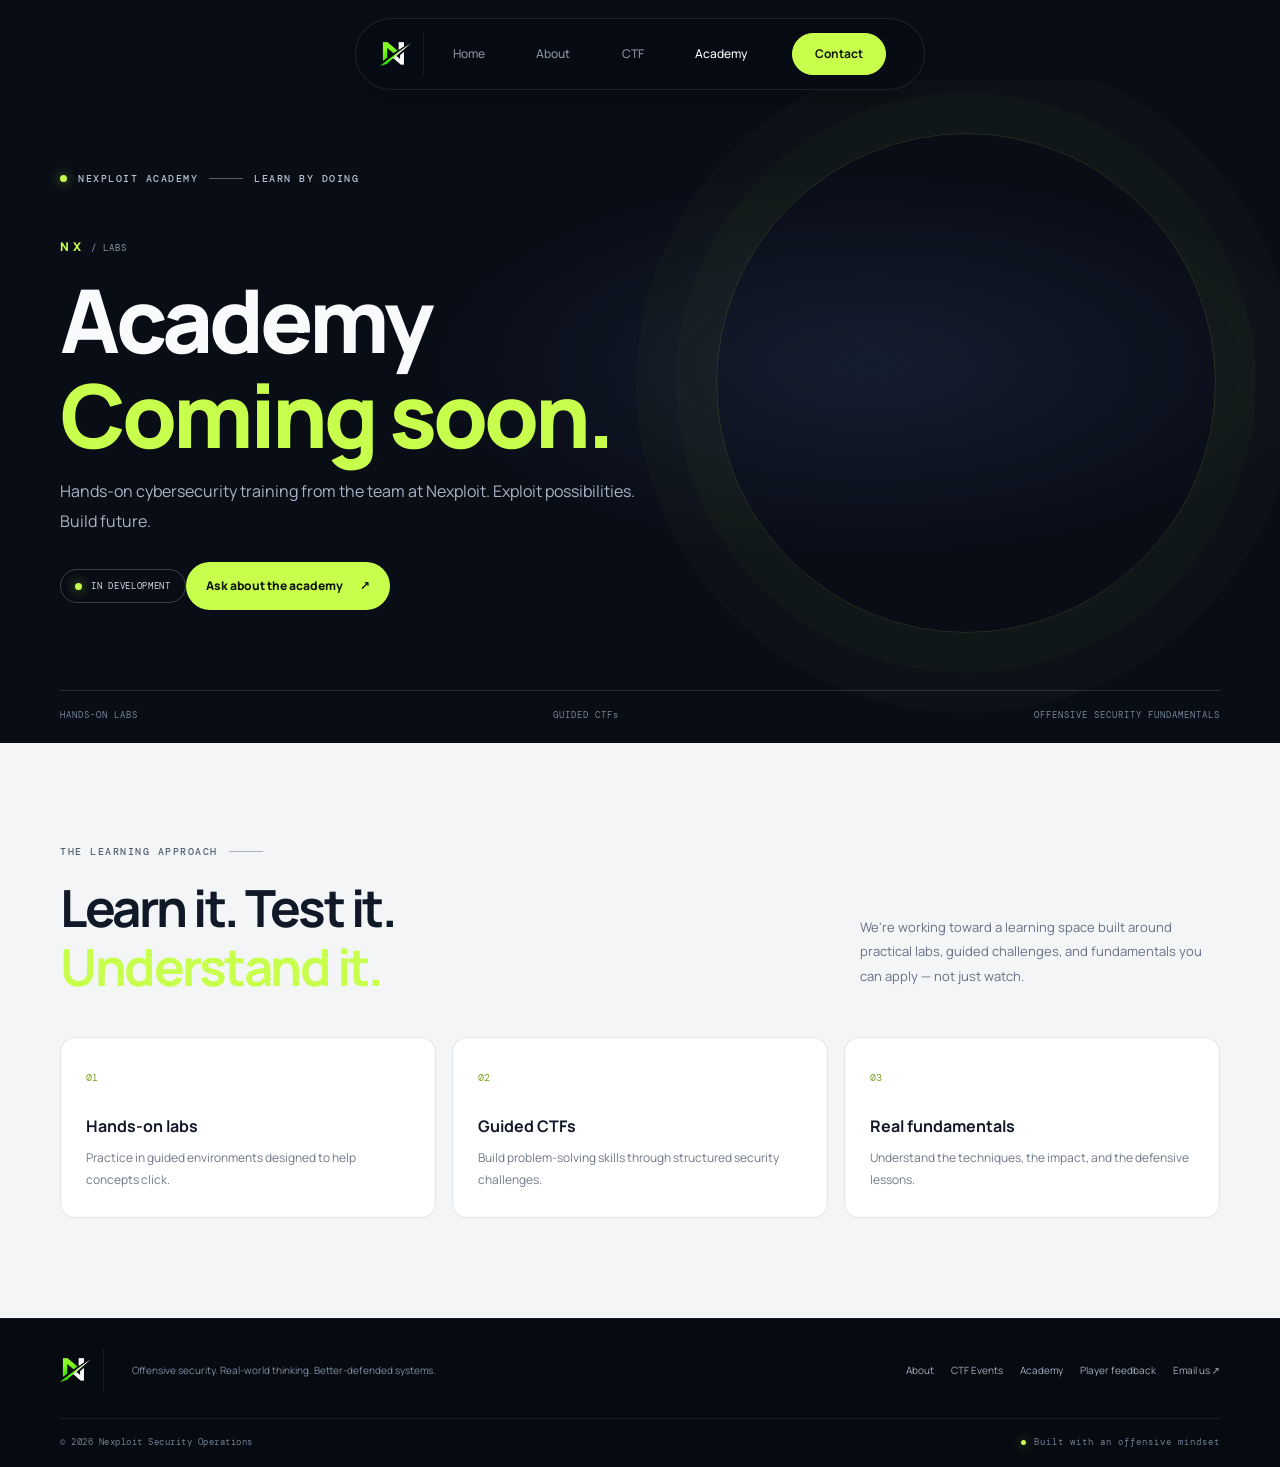
<file: academy.html>
<!-- NEXPLOIT WEBSITE SOURCE: comments explain structure and intent. These comments do not change page behavior. -->
<!-- Document declaration: tells browsers to render using modern HTML standards. -->
<!doctype html>
<html lang="en">

<head><!-- HEAD: page metadata, SEO/social preview tags, fonts, stylesheet, and deferred JavaScript. -->
    <meta charset="utf-8">
    <meta name="viewport" content="width=device-width, initial-scale=1">
    <meta name="theme-color" content="#080d16">
    <meta name="description"
        content="Hands-on cybersecurity training, guided CTFs, and offensive security fundamentals from Nexploit.">
    <meta property="og:title" content="Nexploit Academy — Coming Soon">
    <meta property="og:description"
        content="Hands-on cybersecurity training, guided CTFs, and offensive security fundamentals from Nexploit.">
    <meta property="og:image" content="assets/og-image.png">
    <title>Nexploit Academy — Coming Soon</title>
    <link rel="icon" href="assets/favicon.png">
    <link rel="apple-touch-icon" href="assets/apple-touch-icon.png">
    <link rel="preconnect" href="https://fonts.googleapis.com">
    <link rel="preconnect" href="https://fonts.gstatic.com" crossorigin>
    <link
        href="https://fonts.googleapis.com/css2?family=DM+Mono:wght@400;500&family=Manrope:wght@400;500;600;700;800&display=swap"
        rel="stylesheet">
    <link rel="stylesheet" href="css/styles.css">
    <!-- Load shared site interactions after HTML parsing; defer prevents blocking initial page rendering. -->
    <script src="js/main.js" defer></script>
</head><!-- BODY: visible page content begins here; data-page identifies this page for active navigation styling. -->

<body data-page="academy.html"><a class="skip-link" href="#main">Skip to content</a>
    <!-- SITE HEADER: compact pill-shaped navigation, expandable brand logo, and responsive menu toggle. -->
    <header class="site-header">
        <div class="container nav-wrap"><a class="brand" href="index.html" aria-label="Nexploit home"><img
                    src="assets/Nexploit_icon.png" alt="Nexploit logo" /><span class="brand-name">Nexploit<span
                        class="brand-dot">.</span></span></a><button class="nav-toggle" id="navToggle"
                aria-label="Open navigation" aria-expanded="false"><span></span><span></span><span></span></button>
            <nav class="site-nav" id="siteNav" aria-label="Main navigation"><a href="index.html"
                    data-nav="index.html">Home</a><a href="about.html" data-nav="about.html">About</a><a href="ctf.html"
                    data-nav="ctf.html">CTF</a><a href="academy.html" data-nav="academy.html">Academy</a><a
                    class="nav-cta" href="index.html#contact">Contact <span>↗</span></a></nav>
        </div>
    </header><!-- MAIN CONTENT: unique page content; id="main" is the skip-link destination. -->
    <main id="main"><!-- ACADEMY HERO: explains the learning initiative and its status. -->
        <section class="academy-hero">
            <div class="academy-glow"></div>
            <div class="container academy-hero-inner">
                <div class="eyebrow"><span class="status-dot"></span> NEXPLOIT ACADEMY <span
                        class="eyebrow-line"></span> LEARN BY DOING</div>
                <div class="academy-emblem">NX<span> / LABS</span></div>
                <h1>Academy<br><span>Coming soon.</span></h1>
                <p class="page-intro">Hands-on cybersecurity training from the team at Nexploit. Exploit possibilities.
                    Build future.</p>
                <div class="coming-soon-pill"><span class="status-dot"></span> IN DEVELOPMENT</div><a
                    class="button button-primary"
                    href="mailto:contact@nexploit.in?subject=Nexploit%20Academy%20updates">Ask about the academy
                    <span>↗</span></a>
            </div>
            <div class="container academy-bottom"><span>HANDS-ON LABS</span><span>GUIDED CTFs</span><span>OFFENSIVE
                    SECURITY FUNDAMENTALS</span></div>
        </section>
        <section class="section section-light">
            <div class="container section-heading">
                <div>
                    <div class="eyebrow eyebrow-dark">THE LEARNING APPROACH <span class="eyebrow-line"></span></div>
                    <h2>Learn it. Test it.<br><span>Understand it.</span></h2>
                </div>
                <p>We're working toward a learning space built around practical labs, guided challenges, and
                    fundamentals you can apply — not just watch.</p>
            </div>
            <div class="container academy-pillars">
                <article><span>01</span>
                    <h3>Hands-on labs</h3>
                    <p>Practice in guided environments designed to help concepts click.</p>
                </article>
                <article><span>02</span>
                    <h3>Guided CTFs</h3>
                    <p>Build problem-solving skills through structured security challenges.</p>
                </article>
                <article><span>03</span>
                    <h3>Real fundamentals</h3>
                    <p>Understand the techniques, the impact, and the defensive lessons.</p>
                </article>
            </div>
        </section>
    </main>
    <!-- SITE FOOTER: footer brand, navigation/social links, legal links if present, and dynamic copyright year. -->
    <footer class="site-footer">
        <div class="container footer-main"><a class="brand" href="index.html" aria-label="Nexploit home"><img
                    src="assets/Nexploit_icon.png" alt="" /><span class="brand-name">Nexploit<span
                        class="brand-dot">.</span></span></a>
            <p>Offensive security. Real-world thinking. Better-defended systems.</p>
            <div class="footer-links"><a href="about.html">About</a><a href="ctf.html">CTF Events</a><a
                    href="academy.html">Academy</a><a href="feedback.html">Player feedback</a><a
                    href="mailto:contact@nexploit.in">Email us ↗</a></div>
        </div>
        <div class="container footer-bottom"><span>© <span class="current-year">2026</span> Nexploit Security
                Operations</span><span class="terminal-note"><span class="status-dot"></span> Built with an offensive
                mindset</span></div>
    </footer>
</body>

</html>
</file>
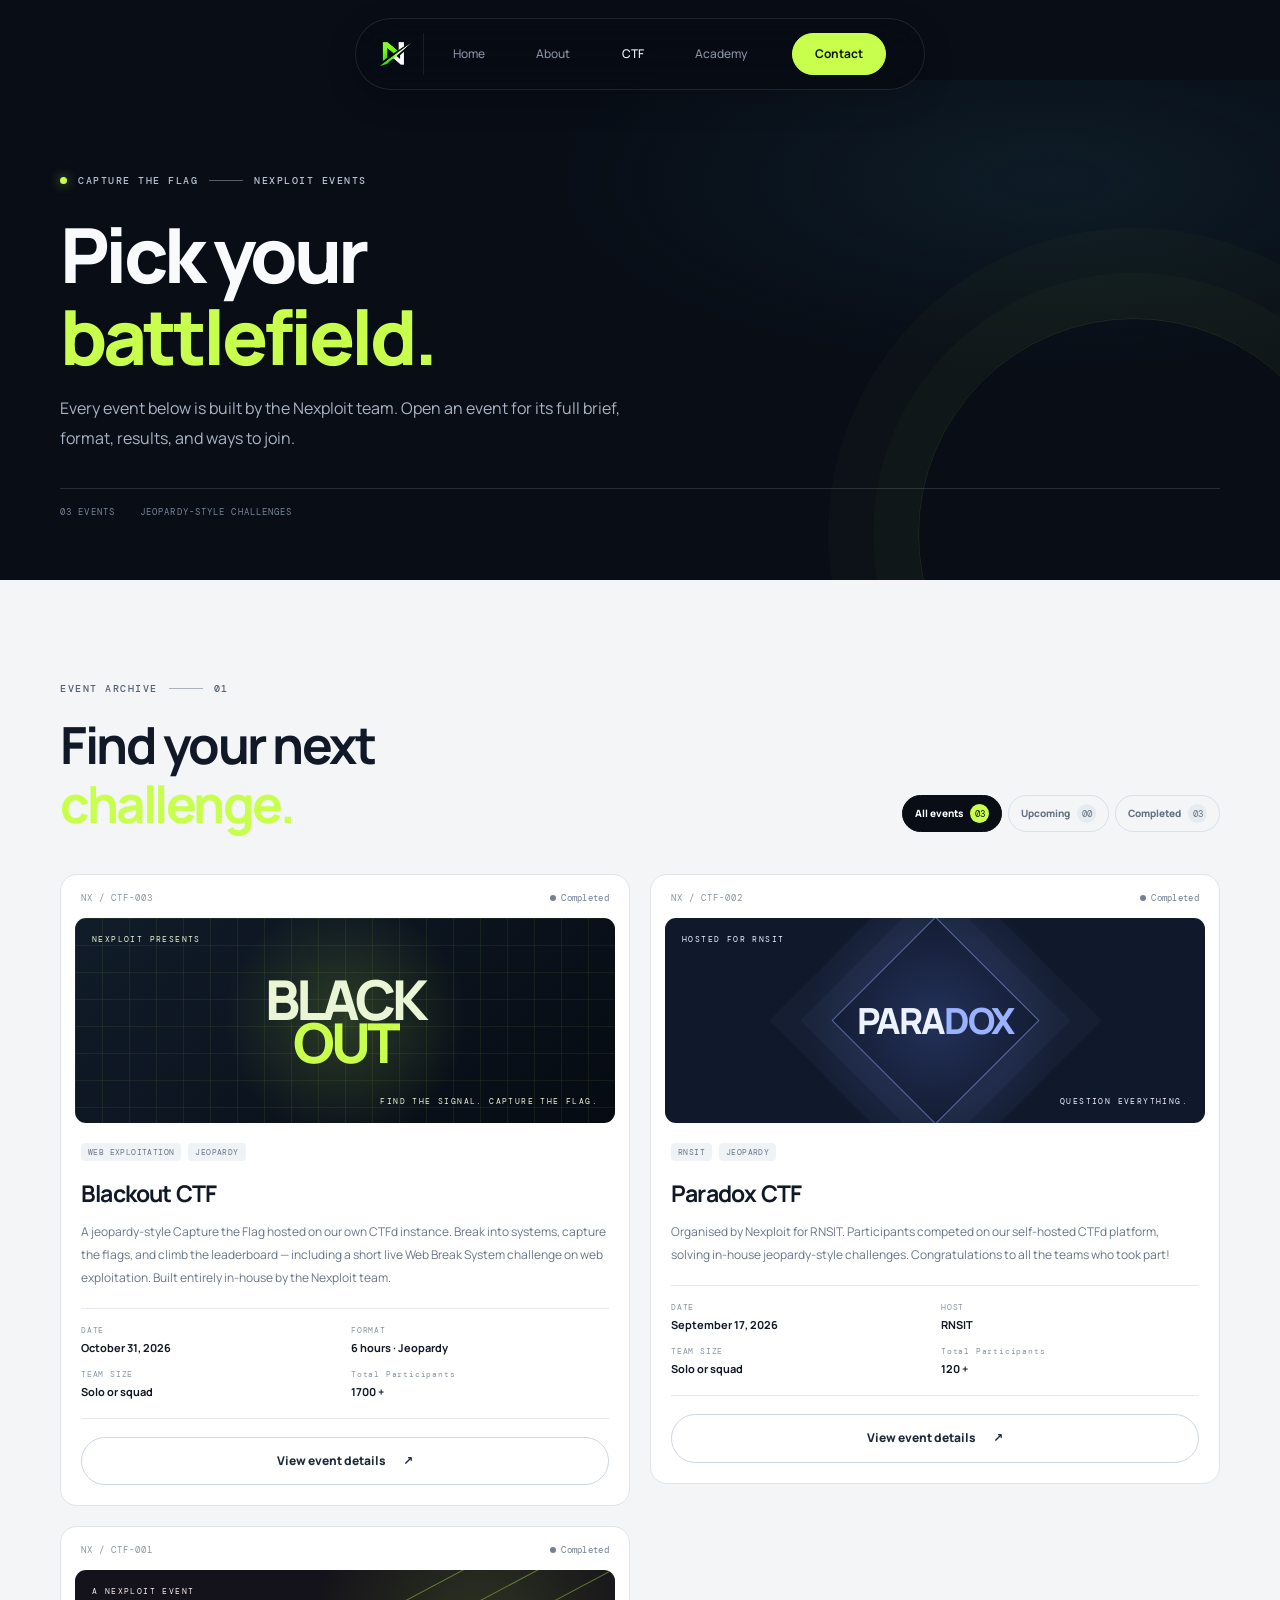
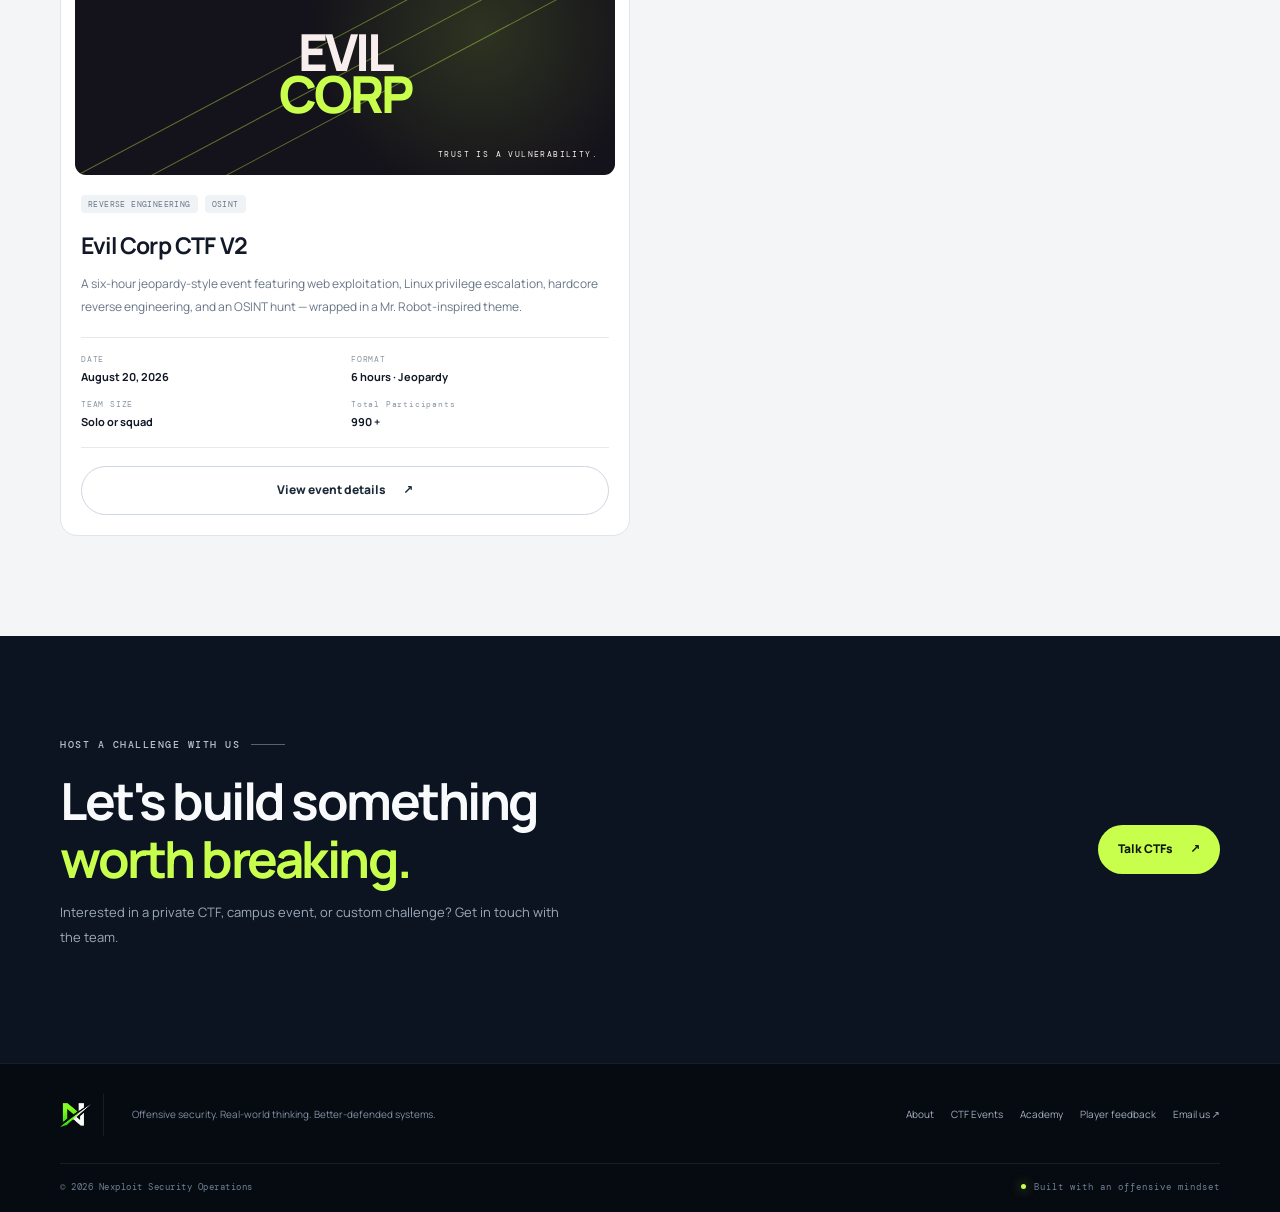
<file: ctf.html>
<!-- NEXPLOIT WEBSITE SOURCE: comments explain structure and intent. These comments do not change page behavior. -->
<!-- Document declaration: tells browsers to render using modern HTML standards. -->
<!doctype html>
<html lang="en">

<head><!-- HEAD: page metadata, SEO/social preview tags, fonts, stylesheet, and deferred JavaScript. -->
    <meta charset="utf-8">
    <meta name="viewport" content="width=device-width, initial-scale=1">
    <meta name="theme-color" content="#080d16">
    <meta name="description" content="Explore Blackout CTF, Evil Corp CTF V2, and Paradox CTF by Nexploit.">
    <meta property="og:title" content="CTF Events — Nexploit">
    <meta property="og:description" content="Explore Blackout CTF, Evil Corp CTF V2, and Paradox CTF by Nexploit.">
    <meta property="og:image" content="assets/og-image.png">
    <title>CTF Events — Nexploit</title>
    <link rel="icon" href="assets/favicon.png">
    <link rel="apple-touch-icon" href="assets/apple-touch-icon.png">
    <link rel="preconnect" href="https://fonts.googleapis.com">
    <link rel="preconnect" href="https://fonts.gstatic.com" crossorigin>
    <link
        href="https://fonts.googleapis.com/css2?family=DM+Mono:wght@400;500&family=Manrope:wght@400;500;600;700;800&display=swap"
        rel="stylesheet">
    <link rel="stylesheet" href="css/styles.css">
    <!-- Load shared site interactions after HTML parsing; defer prevents blocking initial page rendering. -->
    <script src="js/main.js" defer></script>
</head><!-- BODY: visible page content begins here; data-page identifies this page for active navigation styling. -->

<body data-page="ctf.html"><a class="skip-link" href="#main">Skip to content</a>
    <!-- SITE HEADER: compact pill-shaped navigation, expandable brand logo, and responsive menu toggle. -->
    <header class="site-header">
        <div class="container nav-wrap"><a class="brand" href="index.html" aria-label="Nexploit home"><img
                    src="assets/Nexploit_icon.png" alt="Nexploit logo" /><span class="brand-name">Nexploit<span
                        class="brand-dot">.</span></span></a><button class="nav-toggle" id="navToggle"
                aria-label="Open navigation" aria-expanded="false"><span></span><span></span><span></span></button>
            <nav class="site-nav" id="siteNav" aria-label="Main navigation"><a href="index.html"
                    data-nav="index.html">Home</a><a href="about.html" data-nav="about.html">About</a><a href="ctf.html"
                    data-nav="ctf.html">CTF</a><a href="academy.html" data-nav="academy.html">Academy</a><a
                    class="nav-cta" href="index.html#contact">Contact <span>↗</span></a></nav>
        </div>
    </header><!-- MAIN CONTENT: unique page content; id="main" is the skip-link destination. -->
    <main id="main">
        <section class="page-hero page-hero-ctf">
            <div class="container">
                <div class="eyebrow"><span class="status-dot"></span> CAPTURE THE FLAG <span
                        class="eyebrow-line"></span> NEXPLOIT EVENTS</div>
                <h1>Pick your<br><span>battlefield.</span></h1>
                <p class="page-intro">Every event below is built by the Nexploit team. Open an event for its full brief,
                    format, results, and ways to join.</p>
                <div class="page-hero-meta"><span>03 EVENTS</span><span>JEOPARDY-STYLE CHALLENGES</span></div>
            </div>
        </section>
        <section class="section section-light">
            <div class="container">
                <div class="section-heading ctf-heading">
                    <div>
                        <div class="eyebrow eyebrow-dark">EVENT ARCHIVE <span class="eyebrow-line"></span> 01</div>
                        <h2>Find your next<br><span>challenge.</span></h2>
                    </div>
                    <!-- FILTER BUTTONS: data-filter must match data-status on cards exactly (lowercase). "upcoming" = upcoming cards, "completed" = completed cards, "all" = show everything. -->
                    <div class="filter-group" role="group" aria-label="Filter CTF events"><button
                            class="filter-btn is-active" data-filter="all">All events <span>03</span></button><button
                            class="filter-btn" data-filter="upcoming">Upcoming <span>00</span></button><button
                            class="filter-btn" data-filter="completed">Completed <span>03</span></button></div>
                </div>
                <!-- CTF EVENT CARDS: ordered latest-first by event date. Event codes follow chronological order: CTF-001 = oldest (Evil Corp, Aug), CTF-002 = middle (Paradox, Sep), CTF-003 = latest (Blackout, Oct). data-status must be lowercase to match filter buttons. data-modal connects to the matching event object in js/main.js. -->
                <div class="ctf-grid">

                    <!-- CTF: BLACKOUT CTF (NX / CTF-003) — COMPLETED EVENT CARD. October 31, 2026 — most recent event, shown first. Edit this article to change the Blackout card title, artwork, tags, summary, date, team size, or its data-modal="blackout" link to the details dialog. -->
                    <article class="ctf-card ctf-featured" data-status="completed">
                        <div class="ctf-card-top"><span class="event-code">NX / CTF-003</span><span
                                class="event-status status-completed"><i></i>Completed</span></div>
                        <div class="ctf-art ctf-art-blackout"><span class="art-label">NEXPLOIT PRESENTS</span>
                            <div class="blackout-word">BLACK<br><span>OUT</span></div><span class="art-foot">FIND THE
                                SIGNAL. CAPTURE THE FLAG.</span>
                        </div>
                        <div class="ctf-card-content">
                            <div class="event-tags"><span>WEB EXPLOITATION</span><span>JEOPARDY</span></div>
                            <h3>Blackout CTF</h3>
                            <p>A jeopardy-style Capture the Flag hosted on our own CTFd instance. Break into systems,
                                capture the flags, and climb the leaderboard — including a short live Web Break System
                                challenge on web exploitation. Built entirely in-house by the Nexploit team.</p>
                            <div class="event-meta">
                                <div><span>DATE</span><strong>October 31, 2026</strong></div>
                                <div><span>FORMAT</span><strong>6 hours · Jeopardy</strong></div>
                                <div><span>TEAM SIZE</span><strong>Solo or squad</strong></div>
                                <div><span>Total Participants</span><strong>1700 +</strong></div>
                            </div><button class="button button-outline event-details" data-modal="blackout">View event
                                details <span>↗</span></button>
                        </div>
                    </article>

                    <!-- CTF: PARADOX CTF (NX / CTF-002) — COMPLETED EVENT CARD hosted for RNSIT. September 17, 2026 — second event, shown second. Edit this article to change the Paradox card title, artwork, tags, summary, date, host, team size, or its data-modal="paradox" link to the details dialog. -->
                    <article class="ctf-card" data-status="completed">
                        <div class="ctf-card-top"><span class="event-code">NX / CTF-002</span><span
                                class="event-status status-completed"><i></i> Completed</span></div>
                        <div class="ctf-art ctf-art-paradox"><span class="art-label">HOSTED FOR RNSIT</span>
                            <div class="paradox-word">PARA<span>DOX</span></div><span class="art-foot">QUESTION
                                EVERYTHING.</span>
                        </div>
                        <div class="ctf-card-content">
                            <div class="event-tags"><span>RNSIT</span><span>JEOPARDY</span></div>
                            <h3>Paradox CTF</h3>
                            <p>Organised by Nexploit for RNSIT. Participants competed on our self-hosted CTFd platform,
                                solving in-house jeopardy-style challenges. Congratulations to all the teams who took
                                part!</p>
                            <div class="event-meta">
                                <div><span>DATE</span><strong>September 17, 2026</strong></div>
                                <div><span>HOST</span><strong>RNSIT</strong></div>
                                <div><span>TEAM SIZE</span><strong>Solo or squad</strong></div>
                                <div><span>Total Participants</span><strong>120 +</strong></div>
                            </div><button class="button button-outline event-details" data-modal="paradox">View event
                                details <span>↗</span></button>
                        </div>
                    </article>

                    <!-- CTF: EVIL CORP CTF V2 (NX / CTF-001) — COMPLETED EVENT CARD. August 20, 2026 — first ever event, shown last. Edit this article to change the Evil Corp card title, artwork, tags, summary, date, format, team size, or its data-modal="evilcorp" link to the details dialog. -->
                    <article class="ctf-card" data-status="completed">
                        <div class="ctf-card-top"><span class="event-code">NX / CTF-001</span><span
                                class="event-status status-completed"><i></i> Completed</span></div>
                        <div class="ctf-art ctf-art-evil"><span class="art-label">A NEXPLOIT EVENT</span>
                            <div class="evil-word">EVIL<br><span>CORP</span></div><span class="art-foot">TRUST IS A
                                VULNERABILITY.</span>
                        </div>
                        <div class="ctf-card-content">
                            <div class="event-tags"><span>REVERSE ENGINEERING</span><span>OSINT</span></div>
                            <h3>Evil Corp CTF V2</h3>
                            <p>A six-hour jeopardy-style event featuring web exploitation, Linux privilege escalation,
                                hardcore reverse engineering, and an OSINT hunt — wrapped in a Mr. Robot-inspired theme.
                            </p>
                            <div class="event-meta">
                                <div><span>DATE</span><strong>August 20, 2026</strong></div>
                                <div><span>FORMAT</span><strong>6 hours · Jeopardy</strong></div>
                                <div><span>TEAM SIZE</span><strong>Solo or squad</strong></div>
                                <div><span>Total Participants</span><strong>990 +</strong></div>
                            </div><button class="button button-outline event-details" data-modal="evilcorp">View event
                                details <span>↗</span></button>
                        </div>
                    </article>

                </div>
            </div>
        </section>
        <div class="modal-overlay" id="eventModal" aria-hidden="true">
            <section class="event-modal" role="dialog" aria-modal="true" aria-labelledby="modalTitle"><button
                    class="modal-close" id="modalClose" aria-label="Close event details">×</button>
                <div class="modal-eyebrow" id="modalEyebrow">EVENT DETAILS</div>
                <h2 id="modalTitle">CTF Event</h2>
                <div id="modalBody"></div>
            </section>
        </div>
        <!-- CONTACT STRIP: short CTA for hosting a private CTF or campus event. -->
        <section class="section section-dark">
            <div class="container contact-strip">
                <div>
                    <div class="eyebrow">HOST A CHALLENGE WITH US <span class="eyebrow-line"></span></div>
                    <h2>Let's build something<br><span>worth breaking.</span></h2>
                    <p>Interested in a private CTF, campus event, or custom challenge? Get in touch with the team.</p>
                </div><a class="button button-primary"
                    href="mailto:contact@nexploit.in?subject=CTF%20collaboration">Talk CTFs <span>↗</span></a>
            </div>
        </section>
    </main>
    <!-- SITE FOOTER: footer brand, navigation/social links, legal links if present, and dynamic copyright year. -->
    <footer class="site-footer">
        <div class="container footer-main"><a class="brand" href="index.html" aria-label="Nexploit home"><img
                    src="assets/Nexploit_icon.png" alt="" /><span class="brand-name">Nexploit<span
                        class="brand-dot">.</span></span></a>
            <p>Offensive security. Real-world thinking. Better-defended systems.</p>
            <div class="footer-links"><a href="about.html">About</a><a href="ctf.html">CTF Events</a><a
                    href="academy.html">Academy</a><a href="feedback.html">Player feedback</a><a
                    href="mailto:contact@nexploit.in">Email us ↗</a></div>
        </div>
        <div class="container footer-bottom"><span>© <span class="current-year">2026</span> Nexploit Security
                Operations</span><span class="terminal-note"><span class="status-dot"></span> Built with an offensive
                mindset</span></div>
    </footer>
</body>

</html>
</file>
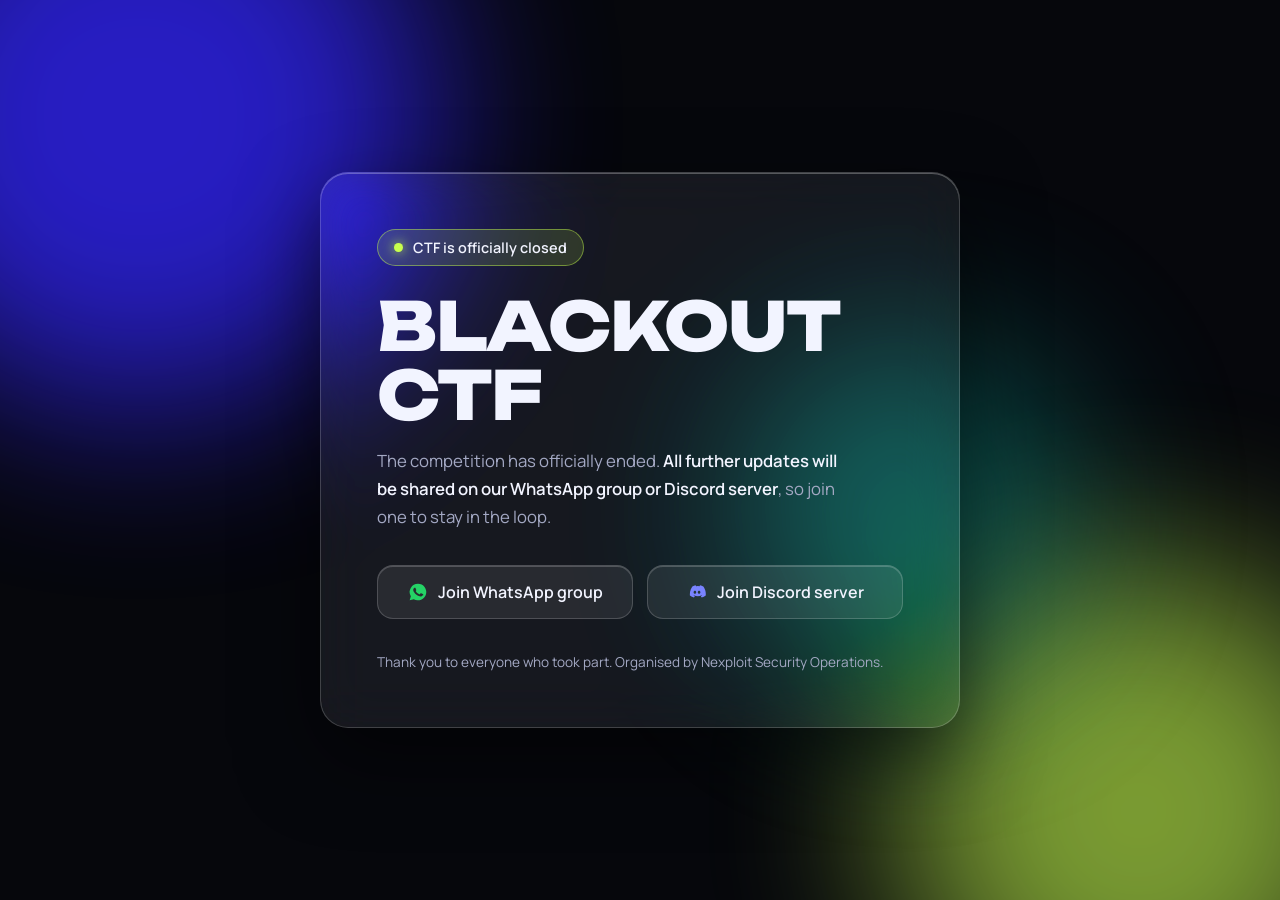
<file: ctfclosed.html>
<!DOCTYPE html>
<html lang="en">
<head>
<meta charset="utf-8">
<meta name="viewport" content="width=device-width, initial-scale=1, viewport-fit=cover">
<title>BLACKOUT CTF</title>
<link rel="preconnect" href="https://fonts.googleapis.com">
<link rel="preconnect" href="https://fonts.gstatic.com" crossorigin>
<link href="https://fonts.googleapis.com/css2?family=Unbounded:wght@600;800&family=Manrope:wght@400;600&display=swap" rel="stylesheet">
<style>
:root{
  color-scheme: dark;
  --ink:#06070c;
  --text:#f2f4ff;
  --muted:#a4a9c4;
  --glass:rgba(255,255,255,.07);
  --glass-edge:rgba(255,255,255,.18);
  --wa:#25d366;
  --dc:#7983ff;
  --blob1:#3326ff;
  --blob2:#c8ff4d;
  --blob3:#12c4b4;
  box-sizing:border-box;
  padding-top:env(safe-area-inset-top,0px);
  padding-bottom:env(safe-area-inset-bottom,0px);
}
*,*::before,*::after{box-sizing:inherit}
html{height:100%}
body{
  margin:0;min-height:100%;background:var(--ink);color:var(--text);
  font-family:"Manrope",system-ui,-apple-system,"Segoe UI",sans-serif;
  display:grid;place-items:center;padding:24px;overflow-x:hidden;position:relative;
}
.blob{position:fixed;border-radius:50%;filter:blur(90px);opacity:.75;z-index:0;pointer-events:none}
.b1{width:46vmax;height:46vmax;background:var(--blob1);top:-14vmax;left:-12vmax}
.b2{width:38vmax;height:38vmax;background:var(--blob2);bottom:-12vmax;right:-8vmax;opacity:.6}
.b3{width:26vmax;height:26vmax;background:var(--blob3);top:38%;left:58%;opacity:.4}
.card{
  position:relative;z-index:1;width:100%;max-width:640px;
  padding:clamp(28px,6vw,56px);
  background:var(--glass);
  border:1px solid var(--glass-edge);
  border-radius:28px;
  -webkit-backdrop-filter:blur(26px) saturate(160%);
  backdrop-filter:blur(26px) saturate(160%);
  box-shadow:inset 0 1px 0 rgba(255,255,255,.28),0 30px 80px rgba(0,0,0,.55);
  animation:rise .9s cubic-bezier(.2,.7,.2,1) both;
}
.status{
  display:inline-flex;align-items:center;gap:10px;
  padding:8px 16px;border-radius:999px;
  background:rgba(200,255,77,.14);border:1px solid rgba(200,255,77,.45);
  font-weight:600;font-size:.9rem;
}
.dot{width:9px;height:9px;border-radius:50%;background:var(--blob2);box-shadow:0 0 12px var(--blob2)}
h1{
  font-family:"Unbounded","Arial Black",system-ui,sans-serif;font-weight:800;
  font-size:clamp(2.2rem,9vw,4.2rem);line-height:1.02;letter-spacing:-.02em;
  margin:26px 0 18px;
}
p{margin:0;color:var(--muted);font-size:1.05rem;line-height:1.65;max-width:46ch}
p strong{color:var(--text);font-weight:600}
.actions{display:flex;flex-wrap:wrap;gap:14px;margin-top:34px}
.btn{
  flex:1 1 220px;display:flex;align-items:center;justify-content:center;gap:10px;
  padding:15px 22px;border-radius:16px;text-decoration:none;color:var(--text);font-weight:600;
  background:rgba(255,255,255,.08);border:1px solid var(--glass-edge);
  box-shadow:inset 0 1px 0 rgba(255,255,255,.2);
  transition:background .2s,border-color .2s,transform .2s;
}
.btn svg{width:20px;height:20px;flex:none}
.btn.wa svg{color:var(--wa)}
.btn.dc svg{color:var(--dc)}
.btn:hover{background:rgba(255,255,255,.15);transform:translateY(-2px)}
.btn.wa:hover{border-color:var(--wa)}
.btn.dc:hover{border-color:var(--dc)}
.btn:focus-visible{outline:2px solid var(--text);outline-offset:3px}
footer{margin-top:34px;font-size:.85rem;color:var(--muted)}
@keyframes rise{from{opacity:0;transform:translateY(18px) scale(.985)}to{opacity:1;transform:none}}
@media (prefers-reduced-motion:reduce){.card{animation:none}.btn{transition:none}}
</style>
</head>
<body>
<div class="blob b1"></div><div class="blob b2"></div><div class="blob b3"></div>

<main class="card">
  <span class="status"><span class="dot"></span>CTF is officially closed</span>
  <h1>BLACKOUT CTF</h1>
  <p>The competition has officially ended. <strong>All further updates will be shared on our WhatsApp group or Discord server</strong>, so join one to stay in the loop.</p>

  <div class="actions">
    <a class="btn wa" href="https://chat.whatsapp.com/DtwJd1rmghxHMYpP7S4kqj" target="_blank" rel="noopener">
      <svg viewBox="0 0 24 24" fill="currentColor" aria-hidden="true"><path d="M12 2a10 10 0 0 0-8.6 15.1L2 22l5-1.3A10 10 0 1 0 12 2Zm5.2 14.1c-.2.6-1.3 1.2-1.8 1.2-.5.1-1 .2-3.3-.7-2.8-1.1-4.6-4-4.7-4.2-.1-.2-1.100-1.500-1.100-2.800s.7-2 1-2.300c.2-.3.500-.3.700-.3h.5c.2 0 .4 0 .6.500l.8 2c.1.200.1.400 0 .5l-.4.600c-.2.200-.3.300-.1.600.2.300.8 1.300 1.700 2.100 1.200 1 2.100 1.300 2.400 1.500.3.100.5.100.7-.1l.9-1.100c.2-.3.400-.2.700-.1l1.900.9c.3.100.5.200.5.300.1.200.1.800-.1 1.400Z"/></svg>
      Join WhatsApp group
    </a>
    <a class="btn dc" href="https://discord.gg/N9YGsvHQ2z" target="_blank" rel="noopener">
      <svg viewBox="0 0 24 24" fill="currentColor" aria-hidden="true"><path d="M19.600 5.300A16 16 0 0 0 15.600 4l-.5 1a15 15 0 0 0-4.200 0L10.400 4a16 16 0 0 0-4 1.300C3.900 9 3.200 12.600 3.500 16.200a16 16 0 0 0 4.900 2.500l1-1.600c-.6-.2-1.100-.5-1.600-.8l.4-.3a11.500 11.500 0 0 0 9.600 0l.4.300c-.5.300-1 .600-1.600.800l1 1.600a16 16 0 0 0 4.900-2.500c.4-4.200-.7-7.800-2.900-10.900ZM9.500 14c-.9 0-1.600-.8-1.600-1.800s.7-1.800 1.600-1.800 1.600.8 1.600 1.800-.7 1.800-1.600 1.800Zm5 0c-.9 0-1.600-.8-1.600-1.800s.7-1.800 1.600-1.800 1.600.8 1.600 1.800-.7 1.800-1.600 1.800Z"/></svg>
      Join Discord server
    </a>
  </div>

  <footer>Thank you to everyone who took part. Organised by Nexploit Security Operations.</footer>
</main>
</body>
</html>
</file>
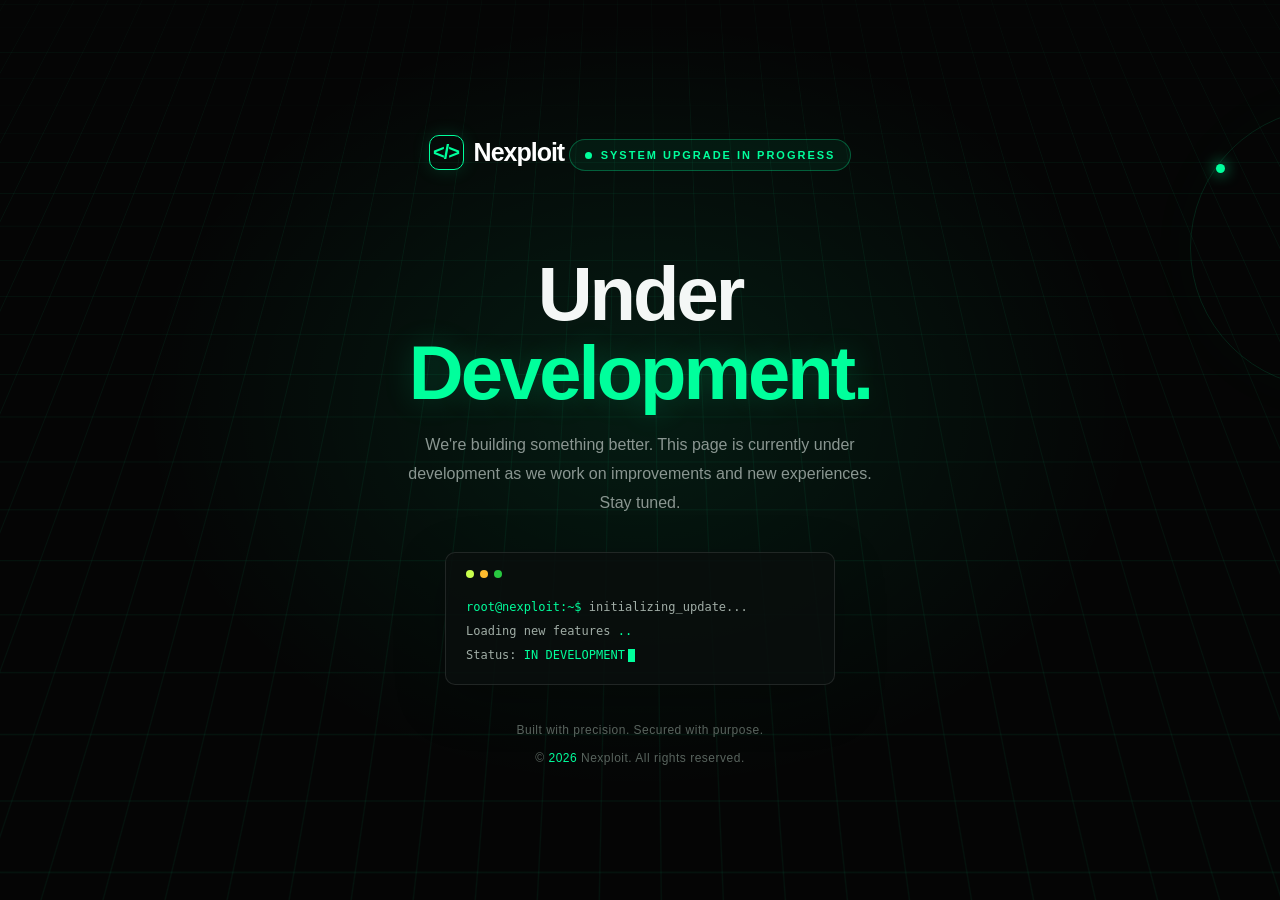
<file: feedback.html>
<!DOCTYPE html>
<html lang="en">
<head>
    <meta charset="UTF-8">
    <meta name="viewport" content="width=device-width, initial-scale=1.0">
    <meta name="theme-color" content="#050505">
    <title>Under Development | Nexploit</title>

    <style>
        * {
            margin: 0;
            padding: 0;
            box-sizing: border-box;
        }

        :root {
            --bg: #050505;
            --accent: #00ff9c;
            --text: #f4f7f6;
            --muted: #8a9691;
        }

        body {
            min-height: 100vh;
            display: flex;
            align-items: center;
            justify-content: center;
            overflow: hidden;
            background: var(--bg);
            color: var(--text);
            font-family: Arial, Helvetica, sans-serif;
        }

        /* Animated background */
        .background {
            position: fixed;
            inset: 0;
            z-index: -2;
            background:
                radial-gradient(ellipse at 50% 45%,
                    rgba(0, 255, 156, 0.09), transparent 55%),
                #050505;
        }

        .grid {
            position: fixed;
            inset: -50%;
            z-index: -1;
            background-image:
                linear-gradient(rgba(0,255,156,.055) 1px, transparent 1px),
                linear-gradient(90deg, rgba(0,255,156,.055) 1px, transparent 1px);
            background-size: 48px 48px;
            transform: perspective(500px) rotateX(18deg);
            animation: gridMove 18s linear infinite;
            mask-image: linear-gradient(transparent, black 30%, black 75%, transparent);
        }

        @keyframes gridMove {
            from { background-position: 0 0; }
            to { background-position: 0 48px; }
        }

        /* Main content */
        .container {
            width: min(90%, 680px);
            text-align: center;
            padding: 40px 24px;
            animation: fadeUp 1s ease both;
        }

        @keyframes fadeUp {
            from {
                opacity: 0;
                transform: translateY(24px);
            }
            to {
                opacity: 1;
                transform: translateY(0);
            }
        }

        .logo {
            display: inline-flex;
            align-items: center;
            gap: 10px;
            margin-bottom: 54px;
            color: white;
            text-decoration: none;
            font-size: 25px;
            font-weight: 800;
            letter-spacing: -1px;
            transition: .3s ease;
        }

        .logo:hover {
            color: var(--accent);
            transform: scale(1.06);
        }

        .logo-icon {
            width: 35px;
            height: 35px;
            display: grid;
            place-items: center;
            border: 1px solid var(--accent);
            border-radius: 10px;
            color: var(--accent);
            font-size: 20px;
            box-shadow: 0 0 18px rgba(0,255,156,.15);
        }

        .status {
            display: inline-flex;
            align-items: center;
            gap: 9px;
            border: 1px solid rgba(0,255,156,.3);
            background: rgba(0,255,156,.06);
            color: var(--accent);
            border-radius: 50px;
            padding: 9px 15px;
            font-size: 11px;
            font-weight: bold;
            letter-spacing: 2px;
            text-transform: uppercase;
        }

        .dot {
            width: 7px;
            height: 7px;
            background: var(--accent);
            border-radius: 50%;
            animation: pulse 1.5s infinite;
        }

        @keyframes pulse {
            0%, 100% {
                box-shadow: 0 0 0 0 rgba(0,255,156,.5);
            }
            50% {
                box-shadow: 0 0 0 7px rgba(0,255,156,0);
            }
        }

        h1 {
            margin: 30px 0 18px;
            font-size: clamp(42px, 8vw, 76px);
            line-height: 1.05;
            font-weight: 850;
            letter-spacing: -3px;
        }

        h1 span {
            display: block;
            color: var(--accent);
            text-shadow: 0 0 30px rgba(0,255,156,.18);
        }

        .description {
            max-width: 490px;
            margin: 0 auto;
            color: var(--muted);
            font-size: 16px;
            line-height: 1.8;
        }

        /* Decorative terminal */
        .terminal {
            max-width: 390px;
            margin: 35px auto 0;
            padding: 17px 20px;
            text-align: left;
            border: 1px solid rgba(255,255,255,.1);
            border-radius: 10px;
            background: rgba(10, 15, 13, .85);
            box-shadow: 0 15px 50px rgba(0,0,0,.25);
        }

        .terminal-top {
            display: flex;
            gap: 6px;
            margin-bottom: 17px;
        }

        .terminal-top i {
            width: 8px;
            height: 8px;
            border-radius: 50%;
            background: #45534c;
        }

        .terminal-top i:first-child {
            background: #c8ff4d;
        }

        .terminal-top i:nth-child(2) {
            background: #febc2e;
        }

        .terminal-top i:nth-child(3) {
            background: #28c840;
        }

        .terminal-line {
            color: #a0ada6;
            font-family: Consolas, monospace;
            font-size: 12px;
            line-height: 2;
            overflow-wrap: anywhere;
        }

        .terminal-line span {
            color: var(--accent);
        }

        .cursor {
            display: inline-block;
            width: 7px;
            height: 13px;
            margin-left: 3px;
            vertical-align: middle;
            background: var(--accent);
            animation: blink .8s steps(2) infinite;
        }

        @keyframes blink {
            50% { opacity: 0; }
        }

        .footer {
            margin-top: 38px;
            color: #59645e;
            font-size: 12px;
            letter-spacing: .5px;
        }

        .footer span {
            color: var(--accent);
        }

        /* Small floating decoration */
        .orbit {
            position: fixed;
            width: 280px;
            height: 280px;
            right: -190px;
            top: 12%;
            border: 1px solid rgba(0,255,156,.12);
            border-radius: 50%;
            box-shadow: 0 0 70px rgba(0,255,156,.025);
            pointer-events: none;
        }

        .orbit::before {
            content: "";
            position: absolute;
            width: 9px;
            height: 9px;
            left: 25px;
            top: 55px;
            border-radius: 50%;
            background: var(--accent);
            box-shadow: 0 0 15px var(--accent);
        }

        @media (max-width: 480px) {
            .container {
                padding: 28px 12px;
            }

            .logo {
                margin-bottom: 43px;
            }

            h1 {
                letter-spacing: -2px;
            }

            .description {
                font-size: 14px;
            }

            .terminal {
                padding: 15px;
            }

            .orbit {
                opacity: .4;
            }
        }

        @media (prefers-reduced-motion: reduce) {
            *, *::before, *::after {
                animation-duration: .01ms !important;
                animation-iteration-count: 1 !important;
                scroll-behavior: auto !important;
            }
        }
    </style>
</head>

<body>
    <div class="background"></div>
    <div class="grid"></div>
    <div class="orbit"></div>

    <main class="container">

        <!-- Replace this text icon with your official logo if needed -->
        <a href="#" class="logo" aria-label="Nexploit">
            <span class="logo-icon">&lt;/&gt;</span>
            <span>Nexploit</span>
        </a>

        <div class="status">
            <span class="dot"></span>
            System Upgrade in Progress
        </div>

        <h1>
            Under
            <span>Development.</span>
        </h1>

        <p class="description">
            We're building something better. This page is currently
            under development as we work on improvements and new
            experiences. Stay tuned.
        </p>

        <div class="terminal">
            <div class="terminal-top">
                <i></i><i></i><i></i>
            </div>

            <div class="terminal-line">
                <span>root@nexploit:~$</span> initializing_update...
            </div>
            <div class="terminal-line">
                Loading new features <span id="dots">...</span>
            </div>
            <div class="terminal-line">
                Status: <span>IN DEVELOPMENT</span><span class="cursor"></span>
            </div>
        </div>

        <div class="footer">
            Built with precision. Secured with purpose.
            <br><br>
            &copy; <span id="year"></span> Nexploit. All rights reserved.
        </div>

    </main>

    <script>
        // Automatically update the copyright year
        document.getElementById("year").textContent =
            new Date().getFullYear();

        // Animate the terminal dots
        const dots = document.getElementById("dots");
        let count = 0;

        setInterval(() => {
            count = (count + 1) % 4;
            dots.textContent = ".".repeat(count);
        }, 500);
    </script>
</body>
</html>
</file>
<file: css/styles.css>
/*
 * NEXPLOIT GLOBAL STYLESHEET
 * --------------------------
 * This stylesheet controls the shared visual system and responsive layout.
 * Design tokens are declared with CSS custom properties (for example --bg,
 * --lime, --white, --sans, and --mono). Component rules style the navigation,
 * page sections, cards, forms, dialogs, footer, and decorative artwork.
 * Later rules intentionally override earlier rules to preserve iterative design
 * refinements. Keep these later overrides in place unless consolidating styles
 * carefully, because CSS uses the last matching declaration in the cascade.
 */
/* Nexploit — responsive design system */
:root {
    --bg: #080d16;
    --bg2: #0c1421;
    --panel: #101b2a;
    --ink: #111827;
    --muted: #687386;
    --paper: #f3f5f7;
    --white: #f8fafc;
    --line: rgba(255, 255, 255, .13);
    --line-dark: #dce2e8;
    --lime: #c8ff4d;
    --cyan: #64e7dc;
    --mono: "DM Mono", monospace;
    --sans: "Manrope", system-ui, sans-serif;
    --container: 1160px;
    --radius: 20px
}

*

/* Rule applies to: * */
    {
    box-sizing: border-box
}

html

/* Rule applies to: html */
    {
    scroll-behavior: smooth;
    scroll-padding-top: 90px
}

body

/* Rule applies to: body */
    {
    margin: 0;
    background: var(--bg);
    color: var(--white);
    font-family: var(--sans);
    font-size: 15px;
    line-height: 1.7;
    -webkit-font-smoothing: antialiased
}

body.modal-open

/* Rule applies to: body.modal-open */
    {
    overflow: hidden
}

a

/* Rule applies to: a */
    {
    color: inherit;
    text-decoration: none
}

img

/* Rule applies to: img */
    {
    display: block;
    max-width: 100%
}

button

/* Rule applies to: button */
    {
    font: inherit
}

.container

/* Rule applies to: .container */
    {
    width: min(var(--container), calc(100% - 48px));
    margin-inline: auto
}

.skip-link

/* Rule applies to: .skip-link */
    {
    position: absolute;
    left: -9999px;
    top: 0;
    background: var(--lime);
    color: var(--bg);
    padding: 10px 16px;
    z-index: 100
}

.skip-link:focus

/* Rule applies to: .skip-link:focus */
    {
    left: 10px;
    top: 10px
}

.site-header

/* Rule applies to: .site-header */
    {
    height: 82px;
    position: sticky;
    top: 0;
    z-index: 50;
    background: rgba(8, 13, 22, .88);
    backdrop-filter: blur(18px);
    border-bottom: 1px solid rgba(255, 255, 255, .08)
}

.nav-wrap

/* Rule applies to: .nav-wrap */
    {
    height: 100%;
    display: grid;
    grid-template-columns: 1fr auto 1fr;
    align-items: center;
    position: relative
}

.brand

/* Rule applies to: .brand */
    {
    justify-self: start;
    display: inline-flex;
    align-items: center;
    justify-content: flex-start;
    gap: 0;
    font-weight: 800;
    font-size: 20px;
    letter-spacing: -.8px;
    min-width: 38px;
    min-height: 42px;
    position: relative
}

.brand img

/* Rule applies to: .brand img */
    {
    width: 35px;
    height: 35px;
    object-fit: contain;
    flex: none;
    transition: transform .35s ease, filter .35s ease
}

.brand-name

/* Rule applies to: .brand-name */
    {
    display: inline-block;
    max-width: 0;
    opacity: 0;
    overflow: hidden;
    white-space: nowrap;
    transform: translateX(-8px);
    margin-left: 0;
    transition: max-width .35s ease, opacity .25s ease, transform .35s ease, margin-left .35s ease
}

.brand:hover img,
.brand:focus-visible img

/* Rule applies to: .brand:hover img,.brand:focus-visible img */
    {
    transform: rotate(-8deg) scale(1.08);
    /* filter: drop-shadow(0 0 10px rgba(200, 255, 77, .65)) */
}

.brand:hover .brand-name,
.brand:focus-visible .brand-name

/* Rule applies to: .brand:hover .brand-name,.brand:focus-visible .brand-name */
    {
    max-width: 150px;
    opacity: 1;
    transform: translateX(0);
    margin-left: 9px
}

.brand-dot

/* Rule applies to: .brand-dot */
    {
    color: var(--lime)
}

.site-nav

/* Rule applies to: .site-nav */
    {
    grid-column: 2;
    display: flex;
    align-items: center;
    justify-content: center;
    gap: clamp(18px, 2.5vw, 32px)
}

.site-nav>a

/* Rule applies to: .site-nav>a */
    {
    font-size: 12px;
    color: #b7c0ce;
    font-weight: 700;
    transition: color .2s
}

.site-nav>a:hover,
.site-nav>a.is-active

/* Rule applies to: .site-nav>a:hover,.site-nav>a.is-active */
    {
    color: var(--white)
}

.site-nav>a.is-active:not(.nav-cta)

/* Rule applies to: .site-nav>a.is-active:not(.nav-cta) */
    {
    position: relative
}

.site-nav>a.is-active:not(.nav-cta):after

/* Rule applies to: .site-nav>a.is-active:not(.nav-cta):after */
    {
    content: "";
    position: absolute;
    left: 0;
    right: 0;
    bottom: -31px;
    height: 2px;
    background: var(--lime)
}

.site-nav .nav-cta

/* Rule applies to: .site-nav .nav-cta */
    {
    border: 1px solid rgba(200, 255, 77, .55);
    border-radius: 100px;
    padding: 10px 16px;
    color: var(--lime)
}

.nav-cta span

/* Rule applies to: .nav-cta span */
    {
    margin-left: 8px
}

.nav-toggle

/* Rule applies to: .nav-toggle */
    {
    display: none;
    background: none;
    border: 0;
    color: white
}

.hero

/* Rule applies to: .hero */
    {
    position: relative;
    overflow: hidden;
    background: radial-gradient(ellipse at 78% 38%, rgba(35, 81, 98, .22), transparent 35%), var(--bg)
}

.hero-grid

/* Rule applies to: .hero-grid */
    {
    position: absolute;
    inset: 0;
    opacity: .18;
    background-image: linear-gradient(rgba(255, 255, 255, .06) 1px, transparent 1px), linear-gradient(90deg, rgba(255, 255, 255, .06) 1px, transparent 1px);
    background-size: 60px 60px;
    mask-image: linear-gradient(90deg, transparent, #000 35%, #000 90%, transparent)
}

.hero-layout

/* Rule applies to: .hero-layout */
    {
    min-height: 640px;
    padding-top: 85px;
    padding-bottom: 58px;
    display: grid;
    grid-template-columns: 1.08fr .92fr;
    align-items: center;
    gap: 40px;
    position: relative
}

.eyebrow

/* Rule applies to: .eyebrow */
    {
    font-family: var(--mono);
    font-size: 10px;
    letter-spacing: 1.5px;
    color: #b5c2d3;
    display: flex;
    align-items: center;
    gap: 11px;
    font-weight: 500
}

.eyebrow-dark

/* Rule applies to: .eyebrow-dark */
    {
    color: #526174
}

.status-dot

/* Rule applies to: .status-dot */
    {
    display: inline-block;
    width: 7px;
    height: 7px;
    border-radius: 50%;
    background: var(--lime);
    box-shadow: 0 0 12px rgba(200, 255, 77, .65);
    flex: none
}

.eyebrow-line

/* Rule applies to: .eyebrow-line */
    {
    display: inline-block;
    width: 34px;
    height: 1px;
    background: currentColor;
    opacity: .45
}

.hero h1,
.page-hero h1,
.academy-hero h1

/* Rule applies to: .hero h1,.page-hero h1,.academy-hero h1 */
    {
    font-size: clamp(45px, 5.7vw, 76px);
    line-height: 1.08;
    letter-spacing: -4px;
    margin: 25px 0 23px;
    font-weight: 800
}

.hero h1 span,
.page-hero h1 span,
.academy-hero h1 span,
.section h2 span,
.contact-strip h2 span,
.contact-section h2 span

/* Rule applies to: .hero h1 span,.page-hero h1 span,.academy-hero h1 span,.section h2 span,.contact-strip h2 span,.contact-section h2 span */
    {
    color: var(--lime)
}

.hero-lead,
.page-intro

/* Rule applies to: .hero-lead,.page-intro */
    {
    max-width: 580px;
    color: #a9b4c4;
    font-size: 16px;
    line-height: 1.85
}

.hero-actions

/* Rule applies to: .hero-actions */
    {
    display: flex;
    flex-wrap: wrap;
    gap: 12px;
    margin-top: 30px
}

.button

/* Rule applies to: .button */
    {
    display: inline-flex;
    align-items: center;
    justify-content: center;
    gap: 17px;
    border-radius: 100px;
    padding: 13px 19px;
    font-size: 12px;
    font-weight: 800;
    border: 1px solid transparent;
    cursor: pointer;
    transition: transform .2s, background .2s, border-color .2s
}

.button:hover

/* Rule applies to: .button:hover */
    {
    transform: translateY(-2px)
}

.button-primary

/* Rule applies to: .button-primary */
    {
    background: var(--lime);
    color: #10170a
}

.button-primary:hover

/* Rule applies to: .button-primary:hover */
    {
    background: #d7ff80
}

.button-quiet

/* Rule applies to: .button-quiet */
    {
    color: var(--white);
    border-color: rgba(255, 255, 255, .19)
}

.button-quiet:hover,
.button-outline:hover

/* Rule applies to: .button-quiet:hover,.button-outline:hover */
    {
    border-color: var(--lime);
    color: var(--lime)
}

.button-dark

/* Rule applies to: .button-dark */
    {
    background: var(--bg);
    color: var(--lime)
}

.button-outline

/* Rule applies to: .button-outline */
    {
    border-color: #cdd5de;
    color: #1c2939;
    background: transparent
}

.hero-proof

/* Rule applies to: .hero-proof */
    {
    display: flex;
    gap: 32px;
    margin-top: 54px
}

.proof-item

/* Rule applies to: .proof-item */
    {
    display: flex;
    gap: 11px;
    align-items: flex-start
}

.proof-item strong

/* Rule applies to: .proof-item strong */
    {
    font-family: var(--mono);
    font-size: 11px;
    color: var(--lime);
    padding-top: 3px
}

.proof-item span

/* Rule applies to: .proof-item span */
    {
    font-size: 10px;
    color: #8d9aab;
    line-height: 1.6
}

.hero-art

/* Rule applies to: .hero-art */
    {
    min-height: 430px;
    position: relative;
    display: grid;
    place-items: center
}

.orbit

/* Rule applies to: .orbit */
    {
    position: absolute;
    border: 1px solid rgba(100, 231, 220, .19);
    border-radius: 50%;
    transform: rotate(-25deg)
}

.orbit-one

/* Rule applies to: .orbit-one */
    {
    width: 420px;
    height: 290px
}

.orbit-two

/* Rule applies to: .orbit-two */
    {
    width: 350px;
    height: 430px;
    transform: rotate(43deg);
    border-color: rgba(200, 255, 77, .13)
}

.core-card

/* Rule applies to: .core-card */
    {
    width: min(330px, 78%);
    height: 330px;
    position: relative;
    z-index: 2;
    border: 1px solid rgba(100, 231, 220, .35);
    border-radius: 22px;
    background: linear-gradient(145deg, rgba(20, 39, 53, .95), rgba(8, 14, 24, .98));
    box-shadow: 0 25px 80px rgba(0, 0, 0, .35), inset 0 0 55px rgba(100, 231, 220, .045);
    padding: 19px;
    display: flex;
    flex-direction: column;
    justify-content: space-between;
    transform: rotate(-5deg)
}

.core-top,
.core-bottom

/* Rule applies to: .core-top,.core-bottom */
    {
    display: flex;
    justify-content: space-between;
    align-items: center;
    gap: 8px
}

.tiny-label,
.core-bottom,
.art-coordinate,
.live-pill,
.art-label,
.art-foot,
.terminal-note

/* Rule applies to: .tiny-label,.core-bottom,.art-coordinate,.live-pill,.art-label,.art-foot,.terminal-note */
    {
    font-family: var(--mono);
    font-size: 9px;
    letter-spacing: 1px
}

.tiny-label

/* Rule applies to: .tiny-label */
    {
    color: #8797a9
}

.live-pill

/* Rule applies to: .live-pill */
    {
    color: var(--cyan);
    font-size: 8px
}

.live-pill i,
.event-status i

/* Rule applies to: .live-pill i,.event-status i */
    {
    display: inline-block;
    width: 6px;
    height: 6px;
    background: currentColor;
    border-radius: 50%;
    margin-right: 5px
}

.core-symbol

/* Rule applies to: .core-symbol */
    {
    display: grid;
    place-items: center;
    flex: 1
}

.core-symbol img

/* Rule applies to: .core-symbol img */
    {
    width: 150px;
    filter: drop-shadow(0 0 24px rgba(100, 231, 220, .28))
}

.core-bottom

/* Rule applies to: .core-bottom */
    {
    color: #7f8b9c
}

.core-bottom .mono

/* Rule applies to: .core-bottom .mono */
    {
    color: var(--lime)
}

.floating-chip

/* Rule applies to: .floating-chip */
    {
    position: absolute;
    z-index: 4;
    display: flex;
    align-items: center;
    gap: 10px;
    padding: 12px 15px;
    background: #111d2a;
    border: 1px solid rgba(255, 255, 255, .12);
    border-radius: 12px;
    box-shadow: 0 16px 40px rgba(0, 0, 0, .3)
}

.floating-chip b,
.floating-chip small

/* Rule applies to: .floating-chip b,.floating-chip small */
    {
    display: block
}

.floating-chip b

/* Rule applies to: .floating-chip b */
    {
    font-family: var(--mono);
    font-size: 8px;
    letter-spacing: .6px
}

.floating-chip small

/* Rule applies to: .floating-chip small */
    {
    font-size: 9px;
    color: #91a0b1;
    margin-top: 2px
}

.chip-icon

/* Rule applies to: .chip-icon */
    {
    width: 30px;
    height: 30px;
    border-radius: 8px;
    background: rgba(200, 255, 77, .12);
    color: var(--lime);
    display: grid;
    place-items: center;
    font-size: 18px
}

.chip-top

/* Rule applies to: .chip-top */
    {
    top: 65px;
    right: -7px
}

.chip-bottom

/* Rule applies to: .chip-bottom */
    {
    bottom: 53px;
    left: -15px
}

.art-coordinate

/* Rule applies to: .art-coordinate */
    {
    position: absolute;
    color: #647589;
    font-size: 8px;
    line-height: 1.7
}

.coord-a

/* Rule applies to: .coord-a */
    {
    top: 25px;
    left: 5px
}

.coord-b

/* Rule applies to: .coord-b */
    {
    right: 12px;
    bottom: 20px
}

.art-cross

/* Rule applies to: .art-cross */
    {
    position: absolute;
    width: 16px;
    height: 16px
}

.art-cross:before,
.art-cross:after

/* Rule applies to: .art-cross:before,.art-cross:after */
    {
    content: "";
    position: absolute;
    background: var(--lime);
    opacity: .6
}

.art-cross:before

/* Rule applies to: .art-cross:before */
    {
    height: 1px;
    width: 16px;
    top: 8px
}

.art-cross:after

/* Rule applies to: .art-cross:after */
    {
    width: 1px;
    height: 16px;
    left: 8px
}

.cross-a

/* Rule applies to: .cross-a */
    {
    top: 40px;
    right: 100px
}

.cross-b

/* Rule applies to: .cross-b */
    {
    bottom: 35px;
    left: 75px
}

.hero-bottom

/* Rule applies to: .hero-bottom */
    {
    display: flex;
    justify-content: space-between;
    border-top: 1px solid rgba(255, 255, 255, .1);
    padding: 19px 0 22px;
    font-family: var(--mono);
    font-size: 9px;
    letter-spacing: 1px;
    color: #7e8a9a;
    position: relative
}

.scroll-arrow

/* Rule applies to: .scroll-arrow */
    {
    color: var(--lime);
    margin-left: 8px
}

.section

/* Rule applies to: .section */
    {
    padding: 100px 0
}

.section-light

/* Rule applies to: .section-light */
    {
    background: var(--paper);
    color: var(--ink)
}

.section-dark

/* Rule applies to: .section-dark */
    {
    background: var(--bg2)
}

.section-accent

/* Rule applies to: .section-accent */
    {
    background: var(--lime);
    color: var(--ink)
}

.section-heading

/* Rule applies to: .section-heading */
    {
    display: flex;
    justify-content: space-between;
    align-items: flex-end;
    gap: 40px;
    margin-bottom: 42px
}

.section-heading>p

/* Rule applies to: .section-heading>p */
    {
    max-width: 360px;
    color: #657183;
    font-size: 13px;
    line-height: 1.9;
    margin: 0 0 6px
}

.section h2,
.contact-strip h2

/* Rule applies to: .section h2,.contact-strip h2 */
    {
    font-size: clamp(35px, 4vw, 52px);
    line-height: 1.14;
    letter-spacing: -2.5px;
    margin: 18px 0 0
}

.section-dark h2,
.contact-section h2,
.contact-strip h2

/* Rule applies to: .section-dark h2,.contact-section h2,.contact-strip h2 */
    {
    color: var(--white)
}

.section-copy

/* Rule applies to: .section-copy */
    {
    max-width: 440px;
    color: #a2afc0;
    line-height: 1.9;
    font-size: 14px;
    margin: 25px 0
}

.service-grid

/* Rule applies to: .service-grid */
    {
    display: grid;
    grid-template-columns: repeat(3, 1fr);
    gap: 16px
}

.service-card

/* Rule applies to: .service-card */
    {
    background: #fff;
    border: 1px solid #e0e5eb;
    border-radius: 16px;
    padding: 26px;
    min-height: 300px;
    display: flex;
    flex-direction: column;
    align-items: flex-start;
    transition: transform .25s, box-shadow .25s
}

.service-card:hover

/* Rule applies to: .service-card:hover */
    {
    transform: translateY(-5px);
    box-shadow: 0 18px 45px rgba(14, 25, 40, .08)
}

.service-number

/* Rule applies to: .service-number */
    {
    font-family: var(--mono);
    font-size: 9px;
    letter-spacing: 1.2px;
    color: #8b96a4
}

.service-icon

/* Rule applies to: .service-icon */
    {
    width: 46px;
    height: 46px;
    margin: 25px 0 14px;
    border-radius: 12px;
    display: grid;
    place-items: center;
    background: #eff5e2;
    color: #263d10;
    font-size: 25px
}

.service-card h3

/* Rule applies to: .service-card h3 */
    {
    font-size: 18px;
    letter-spacing: -.5px;
    margin: 0 0 8px
}

.service-card p

/* Rule applies to: .service-card p */
    {
    font-size: 12px;
    color: #6b7686;
    line-height: 1.9;
    margin: 0 0 22px
}

.service-card>a

/* Rule applies to: .service-card>a */
    {
    font-size: 11px;
    font-weight: 800;
    margin-top: auto
}

.service-card>a span,
.text-link span

/* Rule applies to: .service-card>a span,.text-link span */
    {
    color: #638c10;
    margin-left: 7px
}

.split-section

/* Rule applies to: .split-section */
    {
    display: grid;
    grid-template-columns: .85fr 1.15fr;
    gap: 80px;
    align-items: center
}

.split-section h2

/* Rule applies to: .split-section h2 */
    {
    margin-top: 22px
}

.split-section .text-link

/* Rule applies to: .split-section .text-link */
    {
    margin-top: 14px
}

.text-link

/* Rule applies to: .text-link */
    {
    font-size: 12px;
    font-weight: 800;
    display: inline-flex;
    align-items: center
}

.team-mini-grid

/* Rule applies to: .team-mini-grid */
    {
    display: grid;
    gap: 12px
}

.mini-person

/* Rule applies to: .mini-person */
    {
    display: flex;
    align-items: center;
    gap: 18px;
    padding: 14px;
    border: 1px solid var(--line);
    border-radius: 15px;
    background: rgba(255, 255, 255, .025)
}

.mini-person img

/* Rule applies to: .mini-person img */
    {
    width: 82px;
    height: 82px;
    border-radius: 11px;
    object-fit: cover;
    object-position: center
}

.mini-person span

/* Rule applies to: .mini-person span */
    {
    font-family: var(--mono);
    font-size: 8px;
    letter-spacing: 1px;
    color: var(--lime)
}

.mini-person h3

/* Rule applies to: .mini-person h3 */
    {
    font-size: 16px;
    margin: 3px 0 0
}

.mini-person p

/* Rule applies to: .mini-person p */
    {
    font-size: 11px;
    color: #9eabba;
    margin: 2px 0 0
}

.feature-band

/* Rule applies to: .feature-band */
    {
    display: grid;
    grid-template-columns: 1fr .9fr;
    gap: 65px;
    align-items: center
}

.section-accent .eyebrow

/* Rule applies to: .section-accent .eyebrow */
    {
    color: #334316
}

.section-accent .eyebrow-line

/* Rule applies to: .section-accent .eyebrow-line */
    {
    opacity: .35
}

.feature-band h2

/* Rule applies to: .feature-band h2 */
    {
    font-size: clamp(38px, 4vw, 54px);
    margin: 18px 0
}

.feature-band p

/* Rule applies to: .feature-band p */
    {
    max-width: 500px;
    color: #384523;
    font-size: 14px;
    line-height: 1.9;
    margin-bottom: 26px
}

.feature-terminal

/* Rule applies to: .feature-terminal */
    {
    border-radius: 16px;
    overflow: hidden;
    background: #09121b;
    color: #e7edf5;
    box-shadow: 0 24px 60px rgba(24, 38, 10, .17);
    transform: rotate(1.3deg)
}

.terminal-bar

/* Rule applies to: .terminal-bar */
    {
    height: 44px;
    background: #121e2a;
    display: flex;
    align-items: center;
    gap: 6px;
    padding: 0 15px;
    border-bottom: 1px solid rgba(255, 255, 255, .08)
}

.terminal-bar>span

/* Rule applies to: .terminal-bar>span */
    {
    width: 7px;
    height: 7px;
    border-radius: 50%;
    background: #4d5b6a
}

.terminal-bar b

/* Rule applies to: .terminal-bar b */
    {
    margin: auto;
    font: 9px var(--mono);
    color: #8291a3;
    letter-spacing: .6px
}

.terminal-body

/* Rule applies to: .terminal-body */
    {
    padding: 22px 25px 25px;
    font: 11px/2 var(--mono);
    min-height: 210px
}

.terminal-body p

/* Rule applies to: .terminal-body p */
    {
    margin: 0;
    color: #e4ebf4
}

.terminal-green

/* Rule applies to: .terminal-green */
    {
    color: var(--lime)
}

.terminal-muted

/* Rule applies to: .terminal-muted */
    {
    color: #718399 !important
}

.terminal-cursor

/* Rule applies to: .terminal-cursor */
    {
    color: var(--lime);
    animation: blink 1s steps(2, start) infinite
}

@keyframes blink {
    to {
        visibility: hidden
    }
}

.academy-band

/* Rule applies to: .academy-band */
    {
    display: grid;
    grid-template-columns: 90px 1fr auto;
    gap: 30px;
    align-items: center
}

.academy-mark

/* Rule applies to: .academy-mark */
    {
    width: 82px;
    height: 82px;
    border: 1px solid #cbd3dd;
    border-radius: 22px;
    display: grid;
    place-items: center;
    font-size: 28px;
    font-weight: 800;
    letter-spacing: -3px
}

.academy-mark span

/* Rule applies to: .academy-mark span */
    {
    color: #86b62d
}

.academy-band h2

/* Rule applies to: .academy-band h2 */
    {
    margin: 12px 0
}

.academy-band p

/* Rule applies to: .academy-band p */
    {
    max-width: 680px;
    color: #687386;
    font-size: 13px
}

.academy-status,
.coming-soon-pill

/* Rule applies to: .academy-status,.coming-soon-pill */
    {
    display: inline-flex;
    align-items: center;
    gap: 9px;
    border: 1px solid #d5dce4;
    border-radius: 100px;
    padding: 10px 14px;
    font: 9px var(--mono);
    letter-spacing: .7px;
    color: #4e5c6d;
    white-space: nowrap
}

.academy-status .status-dot

/* Rule applies to: .academy-status .status-dot */
    {
    background: #93c932
}

.contact-section

/* Rule applies to: .contact-section */
    {
    border-top: 1px solid rgba(255, 255, 255, .08)
}

.contact-layout

/* Rule applies to: .contact-layout */
    {
    display: grid;
    grid-template-columns: 1fr .85fr;
    gap: 90px;
    align-items: center
}

.contact-section h2

/* Rule applies to: .contact-section h2 */
    {
    font-size: clamp(45px, 5vw, 65px)
}

.contact-card

/* Rule applies to: .contact-card */
    {
    border: 1px solid var(--line);
    border-radius: 18px;
    padding: 28px;
    background: rgba(255, 255, 255, .025)
}

.contact-label

/* Rule applies to: .contact-label */
    {
    font: 9px var(--mono);
    letter-spacing: 1.3px;
    color: #8d9aac
}

.contact-email

/* Rule applies to: .contact-email */
    {
    display: flex;
    justify-content: space-between;
    align-items: center;
    gap: 10px;
    font-size: clamp(17px, 2.4vw, 26px);
    font-weight: 800;
    letter-spacing: -1px;
    margin: 15px 0 22px
}

.contact-email span

/* Rule applies to: .contact-email span */
    {
    color: var(--lime)
}

.contact-rule

/* Rule applies to: .contact-rule */
    {
    height: 1px;
    background: var(--line)
}

.contact-card p

/* Rule applies to: .contact-card p */
    {
    color: #9daabb;
    font-size: 12px;
    margin: 18px 0
}

.site-footer

/* Rule applies to: .site-footer */
    {
    background: #060a11;
    border-top: 1px solid rgba(255, 255, 255, .08)
}

.footer-main

/* Rule applies to: .footer-main */
    {
    display: grid;
    grid-template-columns: auto 1fr auto;
    gap: 28px;
    align-items: center;
    padding-top: 30px;
    padding-bottom: 27px
}

.footer-main p

/* Rule applies to: .footer-main p */
    {
    font-size: 10px;
    color: #8190a3
}

.footer-links

/* Rule applies to: .footer-links */
    {
    display: flex;
    gap: 17px;
    flex-wrap: wrap
}

.footer-links a

/* Rule applies to: .footer-links a */
    {
    font-size: 10px;
    color: #a3afbf
}

.footer-links a:hover

/* Rule applies to: .footer-links a:hover */
    {
    color: var(--lime)
}

.footer-bottom

/* Rule applies to: .footer-bottom */
    {
    border-top: 1px solid rgba(255, 255, 255, .08);
    display: flex;
    justify-content: space-between;
    gap: 20px;
    padding-top: 17px;
    padding-bottom: 19px;
    font: 9px var(--mono);
    letter-spacing: .5px;
    color: #718095
}

.terminal-note

/* Rule applies to: .terminal-note */
    {
    display: flex;
    align-items: center;
    gap: 8px
}

.terminal-note .status-dot

/* Rule applies to: .terminal-note .status-dot */
    {
    width: 5px;
    height: 5px
}

.site-footer .brand-name

/* Rule applies to: .site-footer .brand-name */
    {
    display: inline-block
}

/* Inner pages */
.page-hero {
    padding: 92px 0 58px;
    background: radial-gradient(ellipse at 82% 20%, rgba(35, 81, 98, .22), transparent 34%), var(--bg);
    position: relative;
    overflow: hidden
}

.page-hero:after

/* Rule applies to: .page-hero:after */
    {
    content: "";
    position: absolute;
    right: -70px;
    bottom: -170px;
    width: 430px;
    height: 430px;
    border: 1px solid rgba(200, 255, 77, .1);
    border-radius: 50%;
    box-shadow: 0 0 0 45px rgba(200, 255, 77, .018), 0 0 0 90px rgba(200, 255, 77, .018);
    pointer-events: none
}

.page-hero h1

/* Rule applies to: .page-hero h1 */
    {
    font-size: clamp(48px, 6vw, 76px);
    margin: 24px 0 17px
}

.page-intro

/* Rule applies to: .page-intro */
    {
    margin: 0;
    max-width: 610px
}

.page-hero-meta

/* Rule applies to: .page-hero-meta */
    {
    display: flex;
    gap: 25px;
    margin-top: 35px;
    padding-top: 17px;
    border-top: 1px solid var(--line);
    font: 9px var(--mono);
    letter-spacing: 1.1px;
    color: #77869a
}

.people-list

/* Rule applies to: .people-list */
    {
    display: grid;
    gap: 70px
}

.person-profile

/* Rule applies to: .person-profile */
    {
    display: grid;
    grid-template-columns: .72fr 1.28fr;
    gap: 58px;
    align-items: start
}

.person-reverse

/* Rule applies to: .person-reverse */
    {
    grid-template-columns: .72fr 1.28fr
}

.person-reverse .person-photo

/* Rule applies to: .person-reverse .person-photo */
    {
    order: 2
}

.person-reverse .person-content

/* Rule applies to: .person-reverse .person-content */
    {
    order: 1
}

.person-photo

/* Rule applies to: .person-photo */
    {
    position: sticky;
    top: 112px;
    border-radius: 18px;
    overflow: hidden;
    aspect-ratio: 4/5;
    background: #dfe5e8;
    max-height: 510px
}

.person-photo:after

/* Rule applies to: .person-photo:after */
    {
    content: "";
    position: absolute;
    inset: 45% 0 0;
    background: linear-gradient(transparent, rgba(5, 12, 22, .5))
}

.person-photo img

/* Rule applies to: .person-photo img */
    {
    width: 100%;
    height: 100%;
    object-fit: cover
}

.photo-index

/* Rule applies to: .photo-index */
    {
    position: absolute;
    z-index: 2;
    left: 18px;
    bottom: 15px;
    color: white;
    font: 10px var(--mono);
    letter-spacing: 1px
}

.person-content

/* Rule applies to: .person-content */
    {
    padding: 7px 0
}

.person-content h2

/* Rule applies to: .person-content h2 */
    {
    font-size: clamp(32px, 4vw, 46px);
    letter-spacing: -2px;
    margin: 14px 0
}

.person-content>p

/* Rule applies to: .person-content>p */
    {
    font-size: 13px;
    color: #5e6978;
    line-height: 1.9
}

.person-content .person-lead

/* Rule applies to: .person-content .person-lead */
    {
    font-size: 16px;
    color: #1b2a3c;
    font-weight: 700;
    line-height: 1.7
}

.subheading

/* Rule applies to: .subheading */
    {
    font-size: 15px;
    margin: 28px 0 4px
}

.person-content .muted

/* Rule applies to: .person-content .muted */
    {
    font-size: 11px;
    color: #8a95a4;
    margin-top: 0
}

.detail-list

/* Rule applies to: .detail-list */
    {
    padding: 0;
    list-style: none;
    margin: 20px 0 0
}

.detail-list li

/* Rule applies to: .detail-list li */
    {
    position: relative;
    padding: 12px 0 12px 24px;
    border-top: 1px solid #dfe4e9;
    color: #4d5a6a;
    font-size: 12px;
    line-height: 1.85
}

.detail-list li:before

/* Rule applies to: .detail-list li:before */
    {
    content: "↗";
    position: absolute;
    left: 0;
    top: 13px;
    color: #6f9b19;
    font-weight: 800
}

.contact-strip

/* Rule applies to: .contact-strip */
    {
    display: flex;
    align-items: center;
    justify-content: space-between;
    gap: 35px
}

.contact-strip p

/* Rule applies to: .contact-strip p */
    {
    max-width: 520px;
    color: #9daabb;
    font-size: 13px;
    line-height: 1.9
}

.contact-strip .button

/* Rule applies to: .contact-strip .button */
    {
    flex: none
}

.page-hero-ctf

/* Rule applies to: .page-hero-ctf */
    {
    padding-bottom: 62px
}

.ctf-heading

/* Rule applies to: .ctf-heading */
    {
    align-items: flex-end
}

.filter-group

/* Rule applies to: .filter-group */
    {
    display: flex;
    gap: 6px;
    flex-wrap: wrap
}

.filter-btn

/* Rule applies to: .filter-btn */
    {
    border: 1px solid #d9e0e7;
    background: transparent;
    border-radius: 100px;
    padding: 8px 12px;
    color: #657183;
    font-size: 10px;
    font-weight: 800;
    cursor: pointer
}

.filter-btn span

/* Rule applies to: .filter-btn span */
    {
    display: inline-grid;
    place-items: center;
    margin-left: 5px;
    width: 19px;
    height: 19px;
    background: #e6ebef;
    border-radius: 50%;
    font: 9px var(--mono)
}

.filter-btn.is-active

/* Rule applies to: .filter-btn.is-active */
    {
    background: var(--bg);
    border-color: var(--bg);
    color: white
}

.filter-btn.is-active span

/* Rule applies to: .filter-btn.is-active span */
    {
    background: var(--lime);
    color: #111
}

.ctf-grid

/* Rule applies to: .ctf-grid */
    {
    display: grid;
    grid-template-columns: repeat(2, minmax(0, 1fr));
    gap: 20px;
    align-items: start
}

.ctf-card

/* Rule applies to: .ctf-card */
    {
    background: white;
    border: 1px solid #e0e5eb;
    border-radius: 17px;
    overflow: hidden;
    transition: transform .2s, box-shadow .2s
}

.ctf-card:hover

/* Rule applies to: .ctf-card:hover */
    {
    transform: translateY(-3px);
    box-shadow: 0 18px 45px rgba(14, 25, 40, .08)
}

.ctf-card[hidden]

/* Rule applies to: .ctf-card[hidden] */
    {
    display: none
}

.ctf-card-top

/* Rule applies to: .ctf-card-top */
    {
    display: flex;
    align-items: center;
    justify-content: space-between;
    gap: 10px;
    padding: 17px 20px 0
}

.event-code

/* Rule applies to: .event-code */
    {
    font: 9px var(--mono);
    letter-spacing: 1px;
    color: #8994a2
}

.event-status

/* Rule applies to: .event-status */
    {
    display: inline-flex;
    align-items: center;
    font: 9px var(--mono);
    letter-spacing: .3px;
    white-space: nowrap
}

.status-upcoming

/* Rule applies to: .status-upcoming */
    {
    color: #5d8110
}

.status-completed

/* Rule applies to: .status-completed */
    {
    color: #718094
}

.ctf-art

/* Rule applies to: .ctf-art */
    {
    height: 205px;
    margin: 14px 14px 0;
    border-radius: 11px;
    position: relative;
    overflow: hidden;
    display: flex;
    align-items: center;
    justify-content: center;
    flex-direction: column
}

.art-label,
.art-foot

/* Rule applies to: .art-label,.art-foot */
    {
    position: absolute;
    font-size: 8px;
    letter-spacing: 1.4px
}

.art-label

/* Rule applies to: .art-label */
    {
    top: 15px;
    left: 17px
}

.art-foot

/* Rule applies to: .art-foot */
    {
    bottom: 14px;
    right: 17px
}

.ctf-art-blackout

/* Rule applies to: .ctf-art-blackout */
    {
    background: radial-gradient(circle at 50% 50%, rgba(200, 255, 77, .17), transparent 42%), linear-gradient(135deg, #111c2a, #060b12);
    color: #eaf5d5
}

.ctf-art-blackout:before

/* Rule applies to: .ctf-art-blackout:before */
    {
    content: "";
    position: absolute;
    inset: 0;
    background-image: linear-gradient(rgba(200, 255, 77, .07) 1px, transparent 1px), linear-gradient(90deg, rgba(200, 255, 77, .07) 1px, transparent 1px);
    background-size: 27px 27px
}

.blackout-word

/* Rule applies to: .blackout-word */
    {
    font-size: 55px;
    font-weight: 800;
    line-height: .78;
    letter-spacing: -4px;
    z-index: 1;
    text-align: center
}

.blackout-word span

/* Rule applies to: .blackout-word span */
    {
    color: var(--lime)
}

.ctf-art-evil

/* Rule applies to: .ctf-art-evil */
    {
    background: radial-gradient(circle at 75% 30%, rgba(200, 255, 77, .14), transparent 40%), #14121a;
    color: #f9eeee
}

.ctf-art-evil:before

/* Rule applies to: .ctf-art-evil:before */
    {
    content: "";
    position: absolute;
    width: 200%;
    height: 1px;
    background: #c8ff4d;
    transform: rotate(-28deg);
    box-shadow: 0 35px #c8ff4d, 0 -35px #c8ff4d;
    opacity: .4
}

.evil-word

/* Rule applies to: .evil-word */
    {
    font-size: 51px;
    font-weight: 800;
    line-height: .82;
    letter-spacing: -3px;
    text-align: center;
    z-index: 1
}

.evil-word span

/* Rule applies to: .evil-word span */
    {
    color: var(--lime)
}

.ctf-art-paradox

/* Rule applies to: .ctf-art-paradox */
    {
    background: radial-gradient(circle at 50% 50%, rgba(104, 137, 255, .22), transparent 44%), #10182b;
    color: #edf2ff
}

.ctf-art-paradox:before

/* Rule applies to: .ctf-art-paradox:before */
    {
    content: "";
    position: absolute;
    width: 145px;
    height: 145px;
    border: 1px solid rgba(155, 179, 255, .5);
    transform: rotate(45deg);
    box-shadow: 0 0 0 22px rgba(155, 179, 255, .04), 0 0 0 44px rgba(155, 179, 255, .04)
}

.paradox-word

/* Rule applies to: .paradox-word */
    {
    font-size: 36px;
    font-weight: 800;
    letter-spacing: -2px;
    z-index: 1
}

.paradox-word span

/* Rule applies to: .paradox-word span */
    {
    color: #9bb3ff
}

.ctf-card-content

/* Rule applies to: .ctf-card-content */
    {
    padding: 20px
}

.event-tags

/* Rule applies to: .event-tags */
    {
    display: flex;
    gap: 7px;
    flex-wrap: wrap
}

.event-tags span

/* Rule applies to: .event-tags span */
    {
    background: #f0f3f6;
    border-radius: 4px;
    padding: 4px 7px;
    font: 8px var(--mono);
    letter-spacing: .4px;
    color: #687587
}

.ctf-card h3

/* Rule applies to: .ctf-card h3 */
    {
    font-size: 23px;
    letter-spacing: -.8px;
    margin: 13px 0 8px
}

.ctf-card-content>p

/* Rule applies to: .ctf-card-content>p */
    {
    font-size: 12px;
    color: #697587;
    line-height: 1.9;
    margin: 0 0 18px
}

.event-meta

/* Rule applies to: .event-meta */
    {
    display: grid;
    grid-template-columns: repeat(2, minmax(0, 1fr));
    gap: 12px;
    padding: 16px 0;
    border-top: 1px solid #e5e9ee;
    border-bottom: 1px solid #e5e9ee;
    margin-bottom: 18px
}

.event-meta>div span,
.event-meta>div strong

/* Rule applies to: .event-meta>div span,.event-meta>div strong */
    {
    display: block
}

.event-meta>div span

/* Rule applies to: .event-meta>div span */
    {
    font: 8px var(--mono);
    letter-spacing: .8px;
    color: #8a95a4
}

.event-meta>div strong

/* Rule applies to: .event-meta>div strong */
    {
    font-size: 11px;
    margin-top: 4px
}

.ctf-card .button

/* Rule applies to: .ctf-card .button */
    {
    width: 100%
}

.modal-overlay

/* Rule applies to: .modal-overlay */
    {
    position: fixed;
    inset: 0;
    z-index: 100;
    background: rgba(2, 7, 14, .8);
    backdrop-filter: blur(9px);
    display: none;
    align-items: center;
    justify-content: center;
    padding: 24px
}

.modal-overlay.is-open

/* Rule applies to: .modal-overlay.is-open */
    {
    display: flex
}

.event-modal

/* Rule applies to: .event-modal */
    {
    position: relative;
    width: min(620px, 100%);
    max-height: min(85vh, 800px);
    overflow: auto;
    background: #f5f7f9;
    color: #142033;
    border-radius: 20px;
    padding: 34px
}

.modal-close

/* Rule applies to: .modal-close */
    {
    position: absolute;
    top: 17px;
    right: 18px;
    border: 1px solid #d8dfe7;
    background: white;
    border-radius: 50%;
    width: 34px;
    height: 34px;
    font-size: 23px;
    cursor: pointer
}

.modal-eyebrow

/* Rule applies to: .modal-eyebrow */
    {
    font: 9px var(--mono);
    letter-spacing: 1.3px;
    color: #7a8798
}

.event-modal h2

/* Rule applies to: .event-modal h2 */
    {
    font-size: 34px;
    letter-spacing: -1.5px;
    margin: 9px 0 20px
}

.modal-description

/* Rule applies to: .modal-description */
    {
    font-size: 13px;
    color: #596678;
    line-height: 1.9
}

.modal-facts

/* Rule applies to: .modal-facts */
    {
    display: grid;
    grid-template-columns: repeat(2, minmax(0, 1fr));
    gap: 12px;
    margin: 22px 0
}

.modal-fact

/* Rule applies to: .modal-fact */
    {
    background: white;
    border: 1px solid #e1e6eb;
    border-radius: 10px;
    padding: 12px
}

.modal-fact span,
.modal-fact strong

/* Rule applies to: .modal-fact span,.modal-fact strong */
    {
    display: block
}

.modal-fact span

/* Rule applies to: .modal-fact span */
    {
    font: 8px var(--mono);
    color: #7d8998;
    letter-spacing: .8px
}

.modal-fact strong

/* Rule applies to: .modal-fact strong */
    {
    font-size: 12px;
    margin-top: 5px
}

.modal-list

/* Rule applies to: .modal-list */
    {
    padding-left: 20px;
    color: #566275;
    font-size: 12px;
    line-height: 2
}

.modal-actions

/* Rule applies to: .modal-actions */
    {
    display: flex;
    gap: 9px;
    flex-wrap: wrap;
    margin-top: 20px
}

.modal-actions .button

/* Rule applies to: .modal-actions .button */
    {
    font-size: 10px
}

.academy-hero

/* Rule applies to: .academy-hero */
    {
    min-height: 590px;
    position: relative;
    overflow: hidden;
    padding: 90px 0 0;
    background: radial-gradient(ellipse at 68% 43%, rgba(70, 94, 150, .2), transparent 37%), var(--bg)
}

.academy-glow

/* Rule applies to: .academy-glow */
    {
    position: absolute;
    width: 500px;
    height: 500px;
    border-radius: 50%;
    border: 1px solid rgba(200, 255, 77, .14);
    right: 5%;
    top: 8%;
    box-shadow: 0 0 0 40px rgba(200, 255, 77, .018), 0 0 0 80px rgba(200, 255, 77, .018)
}

.academy-hero-inner

/* Rule applies to: .academy-hero-inner */
    {
    position: relative;
    z-index: 1
}

.academy-emblem

/* Rule applies to: .academy-emblem */
    {
    font-size: 12px;
    font-weight: 800;
    letter-spacing: 4px;
    margin-top: 50px;
    color: var(--lime)
}

.academy-emblem span

/* Rule applies to: .academy-emblem span */
    {
    font: 9px var(--mono);
    color: #8c9aac;
    letter-spacing: 1px
}

.academy-hero h1

/* Rule applies to: .academy-hero h1 */
    {
    font-size: clamp(55px, 7vw, 88px);
    margin: 15px 0
}

.academy-hero .page-intro

/* Rule applies to: .academy-hero .page-intro */
    {
    margin-bottom: 25px
}

.coming-soon-pill

/* Rule applies to: .coming-soon-pill */
    {
    color: #d1dbe7;
    border-color: rgba(255, 255, 255, .2);
    margin-bottom: 22px
}

.academy-bottom

/* Rule applies to: .academy-bottom */
    {
    position: relative;
    z-index: 1;
    display: flex;
    justify-content: space-between;
    gap: 20px;
    margin-top: 65px;
    border-top: 1px solid var(--line);
    padding: 18px 0 22px;
    font: 9px var(--mono);
    letter-spacing: 1px;
    color: #77869a
}

.academy-pillars

/* Rule applies to: .academy-pillars */
    {
    display: grid;
    grid-template-columns: repeat(3, 1fr);
    gap: 16px;
    margin-top: 38px
}

.academy-pillars article

/* Rule applies to: .academy-pillars article */
    {
    background: white;
    border: 1px solid #e0e5eb;
    border-radius: 15px;
    padding: 25px
}

.academy-pillars article>span

/* Rule applies to: .academy-pillars article>span */
    {
    font: 10px var(--mono);
    color: #78a41e
}

.academy-pillars h3

/* Rule applies to: .academy-pillars h3 */
    {
    font-size: 16px;
    margin: 25px 0 6px
}

.academy-pillars p

/* Rule applies to: .academy-pillars p */
    {
    font-size: 12px;
    color: #6d7888;
    line-height: 1.9;
    margin: 0
}

.mono

/* Rule applies to: .mono */
    {
    font-family: var(--mono)
}

@media(max-width:980px) {
    .nav-wrap {
        grid-template-columns: auto 1fr auto
    }

    .site-nav {
        grid-column: 2;
        gap: 18px
    }

    .hero-layout {
        grid-template-columns: 1fr .8fr;
        gap: 10px
    }

    .hero h1 {
        letter-spacing: -3px
    }

    .hero-art {
        transform: scale(.9)
    }

    .split-section {
        gap: 40px
    }

    .contact-layout {
        gap: 40px
    }

    .footer-main {
        grid-template-columns: auto 1fr
    }

    .footer-links {
        grid-column: 1/-1
    }

    .person-profile,
    .person-reverse {
        gap: 35px
    }

    .ctf-heading {
        align-items: flex-start;
        flex-direction: column
    }
}

/* TABLET AND SMALL-SCREEN RULES: collapse multi-column layouts and adjust spacing for narrower viewports. */
@media(max-width:760px) {
    .container {
        width: min(var(--container), calc(100% - 36px))
    }

    .site-header {
        height: 70px
    }

    .nav-wrap {
        display: flex;
        justify-content: space-between
    }

    .brand:hover .brand-name,
    .brand:focus-visible .brand-name {
        max-width: 0;
        opacity: 0;
        margin-left: 0
    }

    .brand img {
        width: 33px;
        height: 33px
    }

    .nav-toggle {
        display: flex;
        width: 42px;
        height: 42px;
        flex-direction: column;
        align-items: center;
        justify-content: center;
        gap: 6px;
        border: 1px solid var(--line);
        border-radius: 50%;
        cursor: pointer
    }

    .nav-toggle span {
        width: 16px;
        height: 1px;
        background: white;
        transition: transform .2s
    }

    .nav-toggle[aria-expanded=true] span:first-child {
        transform: translateY(3.5px) rotate(45deg)
    }

    .nav-toggle[aria-expanded=true] span:last-child {
        transform: translateY(-3.5px) rotate(-45deg)
    }

    .site-nav {
        position: absolute;
        top: 69px;
        left: 0;
        right: 0;
        display: none;
        flex-direction: column;
        align-items: stretch;
        gap: 0;
        padding: 10x 18px 18px;
        background: #0b1320;
        border-bottom: 1px solid var(--line)
    }

    .site-nav.is-open {
        display: flex
    }

    .site-nav>a {
        padding: 13px 8px;
        border-bottom: 1px solid rgba(255, 255, 255, .06)
    }

    .site-nav>a.is-active:not(.nav-cta):after {
        display: none
    }

    .site-nav .nav-cta {
        text-align: center;
        margin-top: 10px
    }

    .hero-layout {
        display: flex;
        flex-direction: column;
        align-items: stretch;
        padding-top: 58px;
        padding-bottom: 35px;
        gap: 20px
    }

    .hero h1,
    .page-hero h1 {
        font-size: clamp(43px, 10vw, 64px);
        letter-spacing: -2.7px
    }

    .hero-lead,
    .page-intro {
        font-size: 14px
    }

    .hero-proof {
        gap: 15px;
        justify-content: space-between;
        margin-top: 38px
    }

    .proof-item {
        gap: 7px
    }

    .proof-item span {
        font-size: 9px
    }

    .hero-art {
        min-height: 360px;
        transform: none;
        margin-top: 8px
    }

    .orbit-one {
        width: 320px;
        height: 230px
    }

    .orbit-two {
        width: 280px;
        height: 340px
    }

    .core-card {
        height: 270px;
        width: 250px
    }

    .core-symbol img {
        width: 120px
    }

    .chip-top {
        right: 0;
        top: 38px
    }

    .chip-bottom {
        left: 0;
        bottom: 32px
    }

    .floating-chip {
        padding: 9px 10px
    }

    .hero-bottom {
        font-size: 8px
    }

    .section {
        padding: 70px 0
    }

    .section-heading {
        display: block;
        margin-bottom: 30px
    }

    .section-heading>p {
        margin-top: 18px
    }

    .section h2,
    .contact-strip h2 {
        font-size: clamp(34px, 8vw, 46px);
        letter-spacing: -1.8px
    }

    .service-grid {
        grid-template-columns: 1fr
    }

    .service-card {
        min-height: 0
    }

    .service-icon {
        margin-top: 18px
    }

    .split-section,
    .feature-band,
    .contact-layout {
        grid-template-columns: 1fr;
        gap: 35px
    }

    .split-section .section-copy {
        margin-top: 18px
    }

    .team-mini-grid {
        margin-top: 8px
    }

    .feature-band {
        gap: 35px
    }

    .academy-band {
        grid-template-columns: 64px 1fr;
        gap: 18px
    }

    .academy-mark {
        width: 60px;
        height: 60px;
        border-radius: 16px;
        font-size: 22px
    }

    .academy-band h2 {
        font-size: 30px
    }

    .academy-status {
        grid-column: 2;
        justify-self: start
    }

    .contact-strip {
        align-items: flex-start;
        flex-direction: column
    }

    .footer-main {
        grid-template-columns: 1fr;
        gap: 10px
    }

    .footer-main p {
        margin: 0
    }

    .footer-links {
        grid-column: auto;
        gap: 14px
    }

    .footer-bottom {
        flex-direction: column;
        gap: 8px
    }

    .page-hero {
        padding: 68px 0 42px
    }

    .page-hero-meta {
        gap: 12px;
        flex-wrap: wrap;
        font-size: 8px
    }

    .people-list {
        gap: 55px
    }

    .person-profile,
    .person-reverse {
        grid-template-columns: 1fr;
        gap: 22px
    }

    .person-reverse .person-photo,
    .person-reverse .person-content {
        order: initial
    }

    .person-photo {
        position: relative;
        top: auto;
        aspect-ratio: 5/4;
        max-height: 390px
    }

    .person-content h2 {
        font-size: 36px
    }

    .ctf-grid {
        grid-template-columns: 1fr
    }

    .filter-group {
        margin-top: 22px
    }

    .ctf-art {
        height: 190px
    }

    .event-modal {
        padding: 28px 20px
    }

    .event-modal h2 {
        font-size: 29px
    }

    .academy-hero {
        padding-top: 65px;
        min-height: 0
    }

    .academy-emblem {
        margin-top: 42px
    }

    .academy-bottom {
        margin-top: 48px;
        flex-wrap: wrap
    }

    .academy-pillars {
        grid-template-columns: 1fr
    }
}

/* EXTRA-SMALL PHONE RULES: prevent buttons and decorative artwork from overflowing. */
@media(max-width:420px) {
    .hero-actions {
        flex-direction: column;
        align-items: stretch
    }

    .hero-proof {
        gap: 10px
    }

    .proof-item span {
        font-size: 8px
    }

    .hero-art {
        min-height: 325px
    }

    .core-card {
        width: 225px;
        height: 250px
    }

    .floating-chip b {
        font-size: 7px
    }

    .floating-chip small {
        font-size: 8px
    }

    .contact-email {
        font-size: 18px
    }

    .academy-band {
        grid-template-columns: 1fr
    }

    .academy-status {
        grid-column: auto
    }

    .event-meta {
        grid-template-columns: 1fr 1fr
    }

    .art-foot {
        font-size: 7px
    }
}

/* ACCESSIBILITY: honor reduced-motion preferences by minimizing or disabling animations. */
@media(prefers-reduced-motion:reduce) {

    *,
    *::before,
    *::after {
        scroll-behavior: auto !important;
        animation-duration: .01ms !important;
        animation-iteration-count: 1 !important;
        transition-duration: .01ms !important
    }
}


/* ANIMATED HERO ART: subtle orbit, float, glow, and blinking accent animations. */
/* === Nexploit motion + profile polish === */
.hero-art {
    isolation: isolate;
    perspective: 1000px
}

.hero-art:before

/* Rule applies to: .hero-art:before */
    {
    content: "";
    position: absolute;
    width: 290px;
    height: 290px;
    border-radius: 50%;
    background: radial-gradient(circle, rgba(100, 231, 220, .15), rgba(200, 255, 77, .035) 48%, transparent 72%);
    filter: blur(5px);
    animation: coreGlow 5s ease-in-out infinite;
    z-index: 0
}

.orbit

/* Rule applies to: .orbit */
    {
    will-change: transform;
    animation: orbitDrift 18s linear infinite
}

.orbit-one

/* Rule applies to: .orbit-one */
    {
    animation-duration: 22s
}

.orbit-two

/* Rule applies to: .orbit-two */
    {
    animation-direction: reverse;
    animation-duration: 28s
}

.core-card

/* Rule applies to: .core-card */
    {
    animation: coreFloat 6s ease-in-out infinite;
    transform-origin: center
}

.core-symbol img

/* Rule applies to: .core-symbol img */
    {
    animation: logoPulse 4s ease-in-out infinite;
    will-change: transform, filter
}

.floating-chip

/* Rule applies to: .floating-chip */
    {
    animation: chipFloat 5.5s ease-in-out infinite
}

.chip-bottom

/* Rule applies to: .chip-bottom */
    {
    animation-delay: -2.4s
}

.art-cross

/* Rule applies to: .art-cross */
    {
    animation: crossBlink 3.5s ease-in-out infinite
}

.cross-b

/* Rule applies to: .cross-b */
    {
    animation-delay: -1.7s
}

@keyframes orbitDrift {
    from {
        rotate: 0deg
    }

    to {
        rotate: 360deg
    }
}

@keyframes coreFloat {

    0%,
    100% {
        translate: 0 0;
        rotate: -5deg
    }

    50% {
        translate: 0 -9px;
        rotate: -3deg
    }
}

@keyframes logoPulse {

    0%,
    100% {
        transform: scale(1);
        filter: drop-shadow(0 0 16px rgba(100, 231, 220, .22))
    }

    50% {
        transform: scale(1.055);
        filter: drop-shadow(0 0 31px rgba(100, 231, 220, .55)) drop-shadow(0 0 10px rgba(200, 255, 77, .18))
    }
}

@keyframes coreGlow {

    0%,
    100% {
        transform: scale(.9);
        opacity: .65
    }

    50% {
        transform: scale(1.13);
        opacity: 1
    }
}

@keyframes chipFloat {

    0%,
    100% {
        translate: 0 0
    }

    50% {
        translate: 0 -8px
    }
}

@keyframes crossBlink {

    0%,
    100% {
        opacity: .45;
        scale: 1
    }

    50% {
        opacity: 1;
        scale: 1.22
    }
}

/* TEAM PROFILE OVERRIDES: circular founder photos, balanced two-column layout, and mobile adjustments. */
/* Circular portraits and balanced team profile layout */
.people-list {
    gap: 78px
}

.person-profile

/* Rule applies to: .person-profile */
    {
    grid-template-columns: minmax(220px, .72fr) minmax(0, 1.28fr);
    gap: clamp(32px, 5vw, 72px);
    align-items: start
}

.person-photo

/* Rule applies to: .person-photo */
    {
    order: initial;
    position: sticky;
    top: 118px;
    aspect-ratio: 1;
    width: min(100%, 330px);
    height: auto;
    max-height: none;
    justify-self: center;
    border-radius: 50%;
    overflow: visible;
    background: transparent;
    box-shadow: 0 0 0 1px rgba(200, 255, 77, .35), 0 0 0 10px rgba(200, 255, 77, .045), 0 22px 55px rgba(8, 13, 22, .18)
}

.person-photo img

/* Rule applies to: .person-photo img */
    {
    width: 100%;
    height: 100%;
    aspect-ratio: 1;
    object-fit: cover;
    object-position: center top;
    border-radius: 50%;
    border: 5px solid #fff;
    transition: transform .55s cubic-bezier(.2, .7, .2, 1), filter .4s
}

.person-photo:hover img

/* Rule applies to: .person-photo:hover img */
    {
    transform: scale(1.035);
    filter: saturate(1.08)
}

.person-photo:after

/* Rule applies to: .person-photo:after */
    {
    display: none
}

.photo-index

/* Rule applies to: .photo-index */
    {
    position: absolute;
    z-index: 2;
    right: 0;
    bottom: 28px;
    background: var(--bg);
    border: 1px solid rgba(200, 255, 77, .45);
    border-radius: 100px;
    padding: 8px 13px;
    color: var(--lime);
    font: 9px var(--mono);
    letter-spacing: 1px;
    box-shadow: 0 8px 25px rgba(0, 0, 0, .15)
}

.person-content

/* Rule applies to: .person-content */
    {
    order: initial;
    min-width: 0;
    padding: 7px 0 0
}

.person-content .eyebrow

/* Rule applies to: .person-content .eyebrow */
    {
    flex-wrap: wrap
}

.person-content h2

/* Rule applies to: .person-content h2 */
    {
    line-height: 1.1
}

.person-content .detail-list

/* Rule applies to: .person-content .detail-list */
    {
    padding-left: 20px
}

.person-content .detail-list li

/* Rule applies to: .person-content .detail-list li */
    {
    padding-left: 3px;
    margin: 0 0 9px;
    line-height: 1.8
}

.person-reverse .person-photo

/* Rule applies to: .person-reverse .person-photo */
    {
    order: 2
}

.person-reverse .person-content

/* Rule applies to: .person-reverse .person-content */
    {
    order: 1
}

/* CONTACT FORM COMPONENTS: field layout, focus states, counter, submit state, and status messages. */
/* Restored contact form from the previous site, styled to match the new UI */
.contact-layout-form {
    grid-template-columns: .85fr 1.15fr;
    align-items: start;
    gap: clamp(32px, 6vw, 82px)
}

.contact-intro

/* Rule applies to: .contact-intro */
    {
    min-width: 0
}

.contact-detail

/* Rule applies to: .contact-detail */
    {
    display: flex;
    align-items: center;
    gap: 13px;
    margin-top: 20px
}

.contact-detail-icon

/* Rule applies to: .contact-detail-icon */
    {
    display: grid;
    place-items: center;
    width: 40px;
    height: 40px;
    border: 1px solid rgba(200, 255, 77, .25);
    border-radius: 12px;
    color: var(--lime);
    background: rgba(200, 255, 77, .06)
}

.contact-detail small,
.contact-detail a

/* Rule applies to: .contact-detail small,.contact-detail a */
    {
    display: block
}

.contact-detail small

/* Rule applies to: .contact-detail small */
    {
    font: 9px var(--mono);
    letter-spacing: 1px;
    color: #8492a5;
    margin-bottom: 2px
}

.contact-detail a

/* Rule applies to: .contact-detail a */
    {
    font-size: 13px;
    color: #edf3fa
}

.contact-detail a:hover

/* Rule applies to: .contact-detail a:hover */
    {
    color: var(--lime)
}

.contact-form

/* Rule applies to: .contact-form */
    {
    display: block;
    min-width: 0;
    color: var(--white)
}

.contact-form .contact-label

/* Rule applies to: .contact-form .contact-label */
    {
    display: block;
    font: 9px var(--mono);
    letter-spacing: 1.3px;
    color: var(--lime);
    margin-bottom: 22px
}

.contact-fields

/* Rule applies to: .contact-fields */
    {
    display: grid;
    grid-template-columns: 1fr 1fr;
    gap: 16px
}

.contact-form .field

/* Rule applies to: .contact-form .field */
    {
    display: flex;
    flex-direction: column;
    gap: 7px;
    min-width: 0
}

.contact-form .field-wide

/* Rule applies to: .contact-form .field-wide */
    {
    grid-column: 1/-1
}

.contact-form label

/* Rule applies to: .contact-form label */
    {
    font-size: 11px;
    font-weight: 700;
    color: #cbd5e1
}

.contact-form input,
.contact-form textarea

/* Rule applies to: .contact-form input,.contact-form textarea */
    {
    width: 100%;
    min-width: 0;
    border: 1px solid rgba(255, 255, 255, .14);
    border-radius: 10px;
    background: rgba(4, 9, 16, .48);
    padding: 13px 14px;
    color: #f8fafc;
    font: 12px var(--sans);
    outline: none;
    transition: border-color .2s, box-shadow .2s
}

.contact-form textarea

/* Rule applies to: .contact-form textarea */
    {
    resize: vertical;
    min-height: 125px;
    line-height: 1.7
}

.contact-form input::placeholder,
.contact-form textarea::placeholder

/* Rule applies to: .contact-form input::placeholder,.contact-form textarea::placeholder */
    {
    color: #6e7b8d
}

.contact-form input:focus,
.contact-form textarea:focus

/* Rule applies to: .contact-form input:focus,.contact-form textarea:focus */
    {
    border-color: rgba(200, 255, 77, .7);
    box-shadow: 0 0 0 3px rgba(200, 255, 77, .08)
}

.message-counter

/* Rule applies to: .message-counter */
    {
    font: 9px var(--mono);
    color: #8492a5;
    text-align: right;
    margin-top: 2px
}

.contact-form .submit-btn

/* Rule applies to: .contact-form .submit-btn */
    {
    margin-top: 18px;
    border: 0
}

.contact-form .submit-btn:disabled

/* Rule applies to: .contact-form .submit-btn:disabled */
    {
    opacity: .65;
    cursor: wait;
    transform: none
}

.contact-form .form-note

/* Rule applies to: .contact-form .form-note */
    {
    font-size: 10px;
    color: #8390a2;
    line-height: 1.6;
    margin: 13px 0 0
}

.contact-form .form-note.is-success

/* Rule applies to: .contact-form .form-note.is-success */
    {
    color: var(--lime)
}

.contact-form .form-note.is-error

/* Rule applies to: .contact-form .form-note.is-error */
    {
    color: #e4ff9c
}

/* SCROLL REVEAL STYLES: hidden/translated only after JavaScript enables motion; revealed elements return to normal flow. */
/* Scroll-in cards: enabled only when JS is available, so content stays visible otherwise. */
.motion-enabled [data-reveal="up"] {
    opacity: 0;
    transform: translate3d(0, 28px, 0);
    transition: opacity .7s ease, transform .7s cubic-bezier(.2, .7, .2, 1);
    transition-delay: var(--reveal-delay, 0ms)
}

.motion-enabled [data-reveal="up"].is-revealed

/* Rule applies to: .motion-enabled [data-reveal="up"].is-revealed */
    {
    opacity: 1;
    transform: translate3d(0, 0, 0)
}

.service-grid [data-reveal="up"]:nth-child(2),
.team-mini-grid [data-reveal="up"]:nth-child(2)

/* Rule applies to: .service-grid [data-reveal="up"]:nth-child(2),.team-mini-grid [data-reveal="up"]:nth-child(2) */
    {
    --reveal-delay: 100ms
}

.service-grid [data-reveal="up"]:nth-child(3),
.team-mini-grid [data-reveal="up"]:nth-child(3)

/* Rule applies to: .service-grid [data-reveal="up"]:nth-child(3),.team-mini-grid [data-reveal="up"]:nth-child(3) */
    {
    --reveal-delay: 180ms
}

/* TABLET AND SMALL-SCREEN RULES: collapse multi-column layouts and adjust spacing for narrower viewports. */
@media(max-width:760px) {

    .person-profile,
    .person-reverse {
        grid-template-columns: minmax(0, 1fr);
        gap: 22px
    }

    .person-photo,
    .person-reverse .person-photo {
        position: relative;
        top: auto;
        order: initial;
        width: min(66vw, 270px);
        max-width: 270px;
        aspect-ratio: 1;
        justify-self: start;
        margin: 0 0 8px
    }

    .person-content,
    .person-reverse .person-content {
        order: initial
    }

    .people-list {
        gap: 58px
    }

    .contact-layout-form {
        grid-template-columns: 1fr;
        gap: 30px
    }

    .contact-fields {
        gap: 13px
    }

    .hero-art:before {
        width: 220px;
        height: 220px
    }
}

/* PHONE RULES: tighten form fields, profile images, and spacing for small screens. */
@media(max-width:480px) {
    .contact-fields {
        grid-template-columns: 1fr
    }

    .contact-form .field-wide {
        grid-column: auto
    }

    .person-photo,
    .person-reverse .person-photo {
        width: min(72vw, 245px)
    }

    .photo-index {
        right: -2px;
        bottom: 20px
    }
}

/* ACCESSIBILITY: honor reduced-motion preferences by minimizing or disabling animations. */
@media(prefers-reduced-motion:reduce) {

    .orbit,
    .core-card,
    .core-symbol img,
    .floating-chip,
    .art-cross,
    .hero-art:before {
        animation: none !important
    }

    .motion-enabled [data-reveal="up"] {
        opacity: 1;
        transform: none;
        transition: none
    }
}

.contact-success

/* Rule applies to: .contact-success */
    {
    padding: 22px 0;
    color: #aeb9c8;
    font-size: 14px;
    line-height: 2
}

.contact-success strong

/* Rule applies to: .contact-success strong */
    {
    color: var(--lime);
    font-size: 20px
}

.contact-success .status-dot

/* Rule applies to: .contact-success .status-dot */
    {
    margin-right: 8px
}


/* HEADER / NAVIGATION OVERRIDES: centered capsule, expandable brand, spacing, and CTA styling. */
/* V4 refinements: compact centered navigation capsule matching the reference */
.site-header {
    height: 80px;
    display: flex;
    align-items: flex-start;
    justify-content: center;
    padding-top: 18px;
    background: transparent;
    border-bottom: 0;
    backdrop-filter: none
}

.nav-wrap

/* Rule applies to: .nav-wrap */
    {
    width: min(576px, calc(100% - 36px));
    height: 72px;
    margin: 0 auto;
    padding: 8px 12px 8px 24px;
    display: flex;
    align-items: center;
    justify-content: space-between;
    gap: 7px;
    border: 1px solid rgba(255, 255, 255, .10);
    border-radius: 999px;
    background: rgba(7, 12, 20, .88);
    backdrop-filter: blur(20px);
    box-shadow: 0 10px 34px rgba(0, 0, 0, .14)
}

.brand

/* Rule applies to: .brand */
    {
    flex: 0 0 auto;
    padding-right: 18px;
    border-right: 1px solid rgba(255, 255, 255, .08);
    min-width: 68px
}

.brand img

/* Rule applies to: .brand img */
    {
    width: 34px;
    height: 34px
}

.site-nav

/* Rule applies to: .site-nav */
    {
    grid-column: auto;
    flex: 1;
    display: flex;
    align-items: center;
    justify-content: center;
    gap: clamp(10px, 1.6vw, 21px);
    min-width: 0
}

.site-nav>a

/* Rule applies to: .site-nav>a */
    {
    font-size: 12px;
    font-weight: 500;
    color: #8792a4;
    white-space: nowrap
}

.site-nav>a:hover,
.site-nav>a.is-active

/* Rule applies to: .site-nav>a:hover,.site-nav>a.is-active */
    {
    color: #f8fafc
}

.site-nav>a.is-active:not(.nav-cta):after

/* Rule applies to: .site-nav>a.is-active:not(.nav-cta):after */
    {
    display: none
}

.site-nav .nav-cta

/* Rule applies to: .site-nav .nav-cta */
    {
    background: var(--lime);
    color: #10170a;
    border: 1px solid var(--lime);
    border-radius: 999px;
    padding: 10px 22px;
    font-size: 12px;
    font-weight: 700
}

.site-nav .nav-cta:hover

/* Rule applies to: .site-nav .nav-cta:hover */
    {
    background: #d7ff80;
    color: #10170a
}

.nav-cta span

/* Rule applies to: .nav-cta span */
    {
    display: none
}

/* Layered, sticky service cards: each card rises over the previous card while scrolling */
.service-grid {
    display: flex;
    flex-direction: column;
    gap: 22px;
    max-width: 900px;
    margin-inline: auto;
    padding: 0 0 12vh
}

.service-card

/* Rule applies to: .service-card */
    {
    position: sticky;
    top: 112px;
    min-height: 280px;
    box-shadow: 0 12px 30px rgba(14, 25, 40, .08);
    transform-origin: center top;
    will-change: transform
}

.service-card:nth-child(1)

/* Rule applies to: .service-card:nth-child(1) */
    {
    z-index: 1;
    top: 112px
}

.service-card:nth-child(2)

/* Rule applies to: .service-card:nth-child(2) */
    {
    z-index: 2;
    top: 128px
}

.service-card:nth-child(3)

/* Rule applies to: .service-card:nth-child(3) */
    {
    z-index: 3;
    top: 144px
}

.service-card:nth-child(2)

/* Rule applies to: .service-card:nth-child(2) */
    {
    background: #f8fafb
}

.service-card:nth-child(3)

/* Rule applies to: .service-card:nth-child(3) */
    {
    background: #fff
}

.service-card:hover

/* Rule applies to: .service-card:hover */
    {
    transform: translateY(-3px);
    box-shadow: 0 22px 50px rgba(14, 25, 40, .14)
}

/* TABLET AND SMALL-SCREEN RULES: collapse multi-column layouts and adjust spacing for narrower viewports. */
@media(max-width:760px) {
    .site-header {
        height: 80px;
        padding-top: 10px
    }

    .nav-wrap {
        height: 60px;
        padding: 7px 10px 7px 16px;
        /* width: calc(100% - 24px); */
        gap: 12px
    }

    .brand {
        padding-right: 12px;
        min-width: 48px;
        border-right: 1px solid rgba(255, 255, 255, .08)
    }

    .brand img {
        width: 31px;
        height: 31px
    }

    .brand:hover .brand-name,
    .brand:focus-visible .brand-name {
        max-width: 0;
        opacity: 0;
        margin-left: 0
    }

    .site-nav {
        display: none;
        position: absolute;
        top: calc(100% + 8px);
        left: 0;
        right: 0;
        width: 100%;
        max-width: 100%;
        flex-direction: column;
        align-items: stretch;
        justify-content: flex-start;
        gap: 0;
        padding: 10px 14px 14px;
        border: 1px solid rgba(255, 255, 255, .10);
        border-radius: 18px;
        background: rgba(11, 19, 32, .98);
        backdrop-filter: blur(18px);
        box-shadow: 0 18px 38px rgba(0, 0, 0, .3);
        z-index: 60
    }

    .site-nav.is-open {
        display: flex
    }

    .site-nav .nav-cta {
        text-align: center;
        margin-top: 10px;
        padding: 12px 16px
    }

    .service-grid {
        gap: 14px;
        padding-bottom: 8vh
    }

    .service-card {
        top: 88px;
        min-height: 0;
        padding: 24px
    }

    .service-card:nth-child(1) {
        top: 88px
    }

    .service-card:nth-child(2) {
        top: 100px
    }

    .service-card:nth-child(3) {
        top: 112px
    }
}

/* ACCESSIBILITY: honor reduced-motion preferences by minimizing or disabling animations. */
@media(prefers-reduced-motion:reduce) {
    .service-card {
        position: relative;
        top: auto !important;
        will-change: auto
    }
}

/* Mobile navigation fixes: collapsed by default, compact dropdown when opened */
/* TABLET AND SMALL-SCREEN RULES: collapse multi-column layouts and adjust spacing for narrower viewports. */
@media(max-width:760px) {
    .site-header {
        position: sticky;
        top: 0;
        z-index: 100;
        height: 78px;
        padding: 9px 0 0;
        background: rgba(8, 13, 22, .72);
        backdrop-filter: blur(14px)
    }

    .nav-wrap {
        position: relative;
        overflow: visible;
        width: calc(100% - 28px);
        max-width: 610px;
        margin-inline: auto;
        gap: 10px
    }

    .site-nav:not(.is-open) {
        display: none
    }

    .site-nav.is-open {
        display: flex;
        max-height: calc(100dvh - 100px);
        overflow-y: auto
    }

    .site-nav>a {
        display: block;
        width: 100%;
        padding: 11px 8px;
        font-size: 13px;
        border-bottom: 1px solid rgba(255, 255, 255, .06)
    }

    .site-nav .nav-cta {
        width: 100%;
        margin-top: 10px;
        padding: 11px 16px
    }

    .nav-toggle {
        flex: 0 0 40px
    }
}

@media(max-width:380px) {
    .nav-wrap {
        /* width: calc(100% - 20px); */
        padding-left: 12px;
        padding-right: 8px
    }

    .brand {
        min-width: 42px;
        padding-right: 9px
    }

    .nav-toggle {
        width: 36px;
        height: 36px;
        flex-basis: 36px
    }
}

/* V6: balanced capsule navigation and richer About page layout */
@media(min-width:761px) {
    .nav-wrap {
        display: grid;
        grid-template-columns: minmax(44px, 1fr) auto minmax(44px, 1fr);
        justify-content: initial;
        gap: 0;
        padding-left: 24px;
        padding-right: 12px
    }

    .brand {
        grid-column: 1;
        justify-self: start
    }

    .site-nav {
        grid-column: 2;
        justify-self: center;
        flex: none;
        gap: clamp(12px, 1.8vw, 22px)
    }

    .site-nav>a:not(.nav-cta) {
        padding: 10px 8px
    }

    .site-nav .nav-cta {
        padding: 10px 22px;
        margin-left: 2px
    }
}

.person-profile

/* Rule applies to: .person-profile */
    {
    gap: clamp(28px, 4vw, 58px);
    align-items: start
}

.person-photo

/* Rule applies to: .person-photo */
    {
    border-radius: 22px;
    overflow: hidden;
    background: #e7ebef;
    box-shadow: 0 20px 45px rgba(9, 17, 30, .12)
}

.person-photo img

/* Rule applies to: .person-photo img */
    {
    width: 100%;
    height: 100%;
    object-fit: cover;
    object-position: center top
}

.person-content h2

/* Rule applies to: .person-content h2 */
    {
    margin: 8px 0 14px;
    letter-spacing: -1.5px
}

.person-content>p

/* Rule applies to: .person-content>p */
    {
    max-width: 720px
}

.profile-stats

/* Rule applies to: .profile-stats */
    {
    display: grid;
    grid-template-columns: repeat(2, minmax(0, 1fr));
    gap: 10px;
    margin: 24px 0 30px
}

.profile-stats span

/* Rule applies to: .profile-stats span */
    {
    padding: 12px 14px;
    border: 1px solid #dce2e8;
    border-radius: 12px;
    background: rgba(255, 255, 255, .7);
    font-size: 11px;
    color: #667184;
    line-height: 1.6
}

.profile-stats strong

/* Rule applies to: .profile-stats strong */
    {
    display: block;
    color: #162131;
    font-family: var(--mono);
    font-size: 14px;
    margin-bottom: 2px
}

.work-grid

/* Rule applies to: .work-grid */
    {
    display: grid;
    grid-template-columns: repeat(2, minmax(0, 1fr));
    gap: 12px;
    margin-top: 20px
}

.work-grid article

/* Rule applies to: .work-grid article */
    {
    padding: 17px;
    border: 1px solid #dfe4e9;
    border-radius: 14px;
    background: #fff;
    transition: transform .25s ease, box-shadow .25s ease, border-color .25s ease
}

.work-grid article:hover

/* Rule applies to: .work-grid article:hover */
    {
    transform: translateY(-4px);
    box-shadow: 0 14px 30px rgba(15, 28, 44, .08);
    border-color: #c8ff4d
}

.work-grid article>span

/* Rule applies to: .work-grid article>span */
    {
    font: 9px var(--mono);
    letter-spacing: .8px;
    color: #688d20
}

.work-grid h4

/* Rule applies to: .work-grid h4 */
    {
    font-size: 14px;
    line-height: 1.45;
    margin: 8px 0 6px;
    color: #172131
}

.work-grid article p

/* Rule applies to: .work-grid article p */
    {
    font-size: 11px;
    line-height: 1.8;
    color: #687386;
    margin: 0
}

.skill-tags

/* Rule applies to: .skill-tags */
    {
    display: flex;
    flex-wrap: wrap;
    gap: 7px;
    margin: 22px 0 30px
}

.skill-tags span

/* Rule applies to: .skill-tags span */
    {
    padding: 6px 10px;
    border-radius: 999px;
    background: #e8edf1;
    color: #344256;
    font: 10px var(--mono)
}

/* TABLET AND SMALL-SCREEN RULES: collapse multi-column layouts and adjust spacing for narrower viewports. */
@media(max-width:760px) {
    .profile-stats {
        grid-template-columns: repeat(2, minmax(0, 1fr))
    }

    .work-grid {
        grid-template-columns: 1fr
    }

    .person-photo {
        max-width: 420px
    }

    .person-content h2 {
        font-size: 34px
    }

    .site-nav {
        gap: 0
    }
}

@media(max-width:380px) {
    .profile-stats {
        grid-template-columns: 1fr
    }
}

/* V7: compact desktop capsule with a logo that expands only on hover/focus */
@media (min-width:761px) {
    .nav-wrap {
        display: flex;
        /* justify-content: space-between; */
        /* gap: 12px; */
        width: min(570px, calc(100% - 36px));
        padding-left: 24px;
        padding-right: 15px;
    }

    .brand {
        grid-column: auto;
        justify-self: auto;
        flex: 0 0 44px;
        width: 44px;
        min-width: 44px;
        padding-right: 12px;
        overflow: hidden;
        transition: flex-basis .35s ease, width .35s ease;
    }

    .brand:hover,
    .brand:focus-visible {
        flex-basis: 160px;
        width: 160px;
    }

    .brand-name {
        max-width: 0;
        opacity: 0;
        margin-left: 0;
    }

    .brand:hover .brand-name,
    .brand:focus-visible .brand-name {
        max-width: 110px;
        opacity: 1;
        margin-left: 8px;
    }

    .site-nav {
        grid-column: auto;
        flex: 1 1 auto;
        min-width: 0;
        justify-self: auto;
        justify-content: space-evenly;
        gap: clamp(8px, 1.3vw, 18px);
    }

    .site-nav>a:not(.nav-cta) {
        padding: 10px 6px
    }

    .site-nav .nav-cta {
        flex: 0 0 auto;
        margin-left: 0;
        padding: 10px 22px
    }
    .person-linkedin {
    display: inline-flex;
    align-items: center;
    justify-content: center;
    margin-top: 10px;
    width: 34px;
    height: 34px;
    color: #0A66C2;
    font-size: 22px;
    text-decoration: none;
    border: 1px solid rgba(10, 102, 194, 0.25);
    border-radius: 8px;
    transition: all 0.25s ease;
}

.person-linkedin:hover {
    color: #ffffff;
    background: #0A66C2;
    border-color: #0A66C2;
    transform: translateY(-3px);
}
}
</file>
